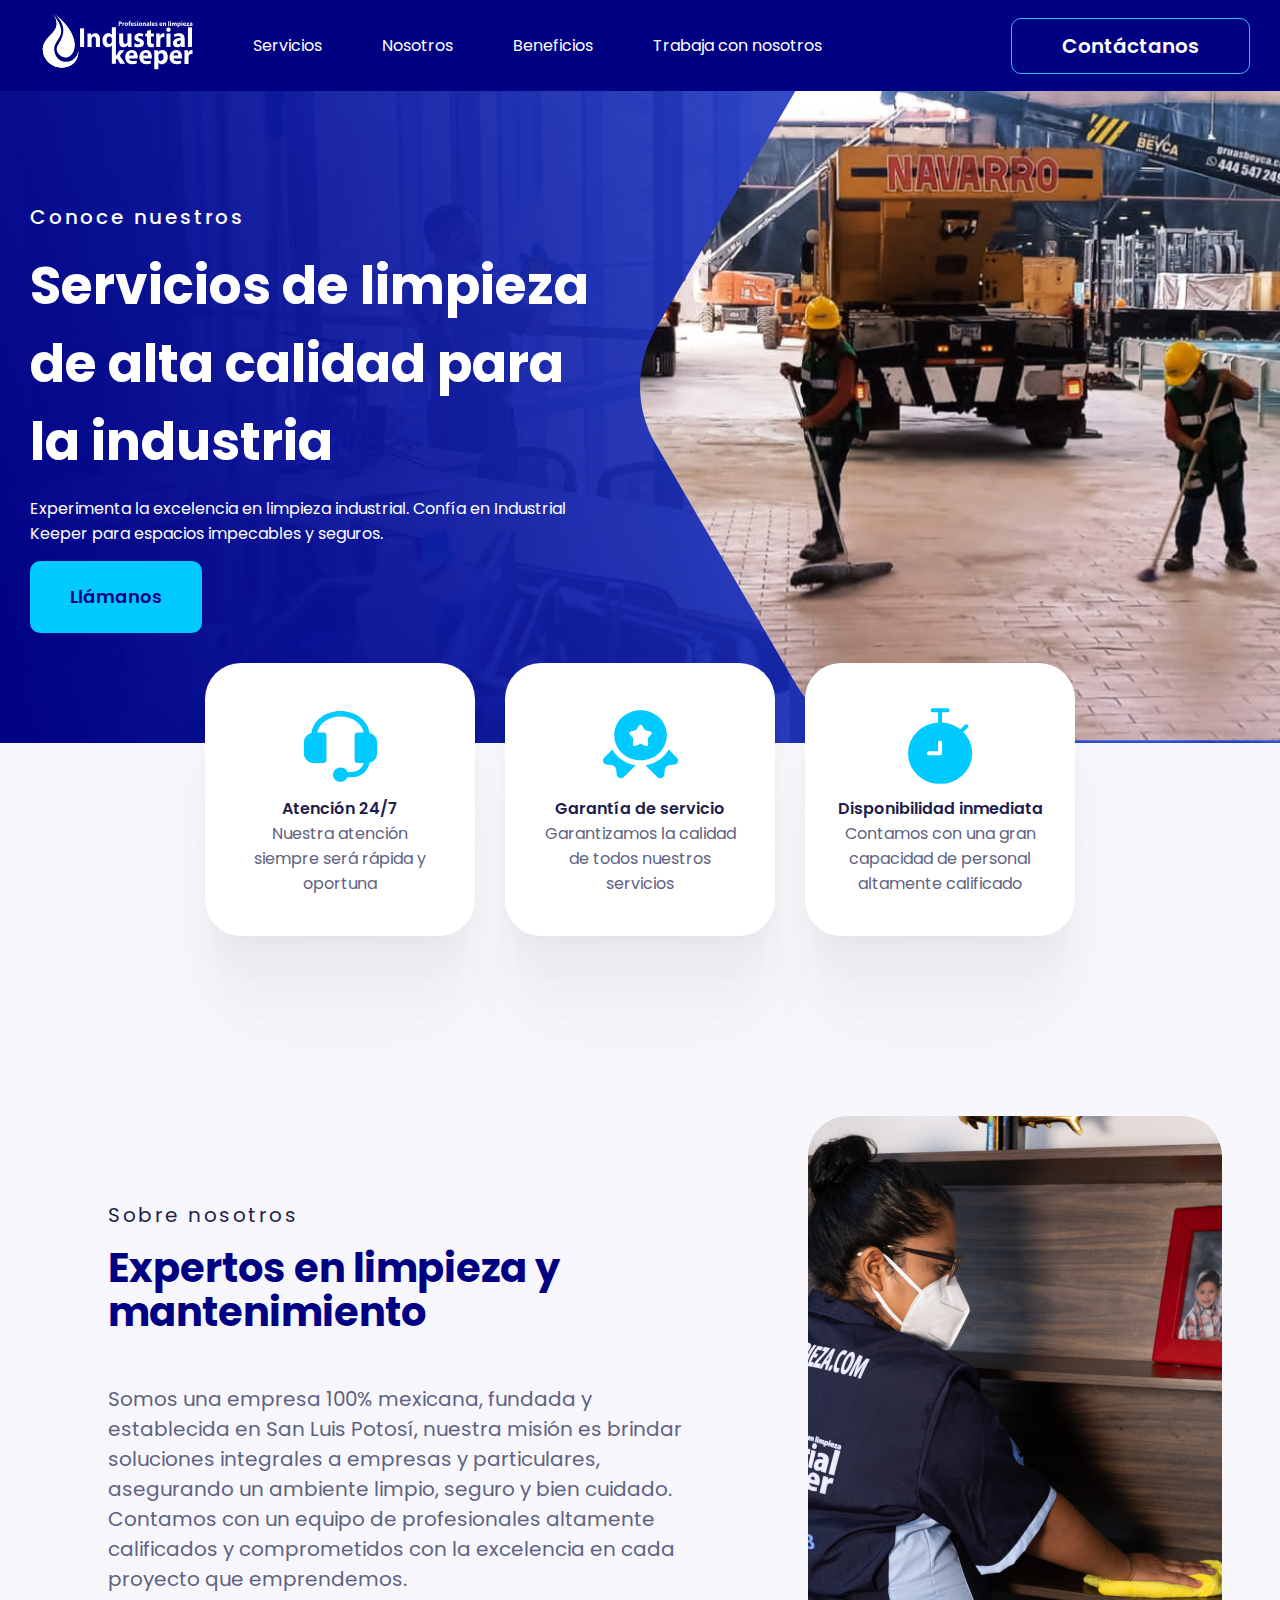
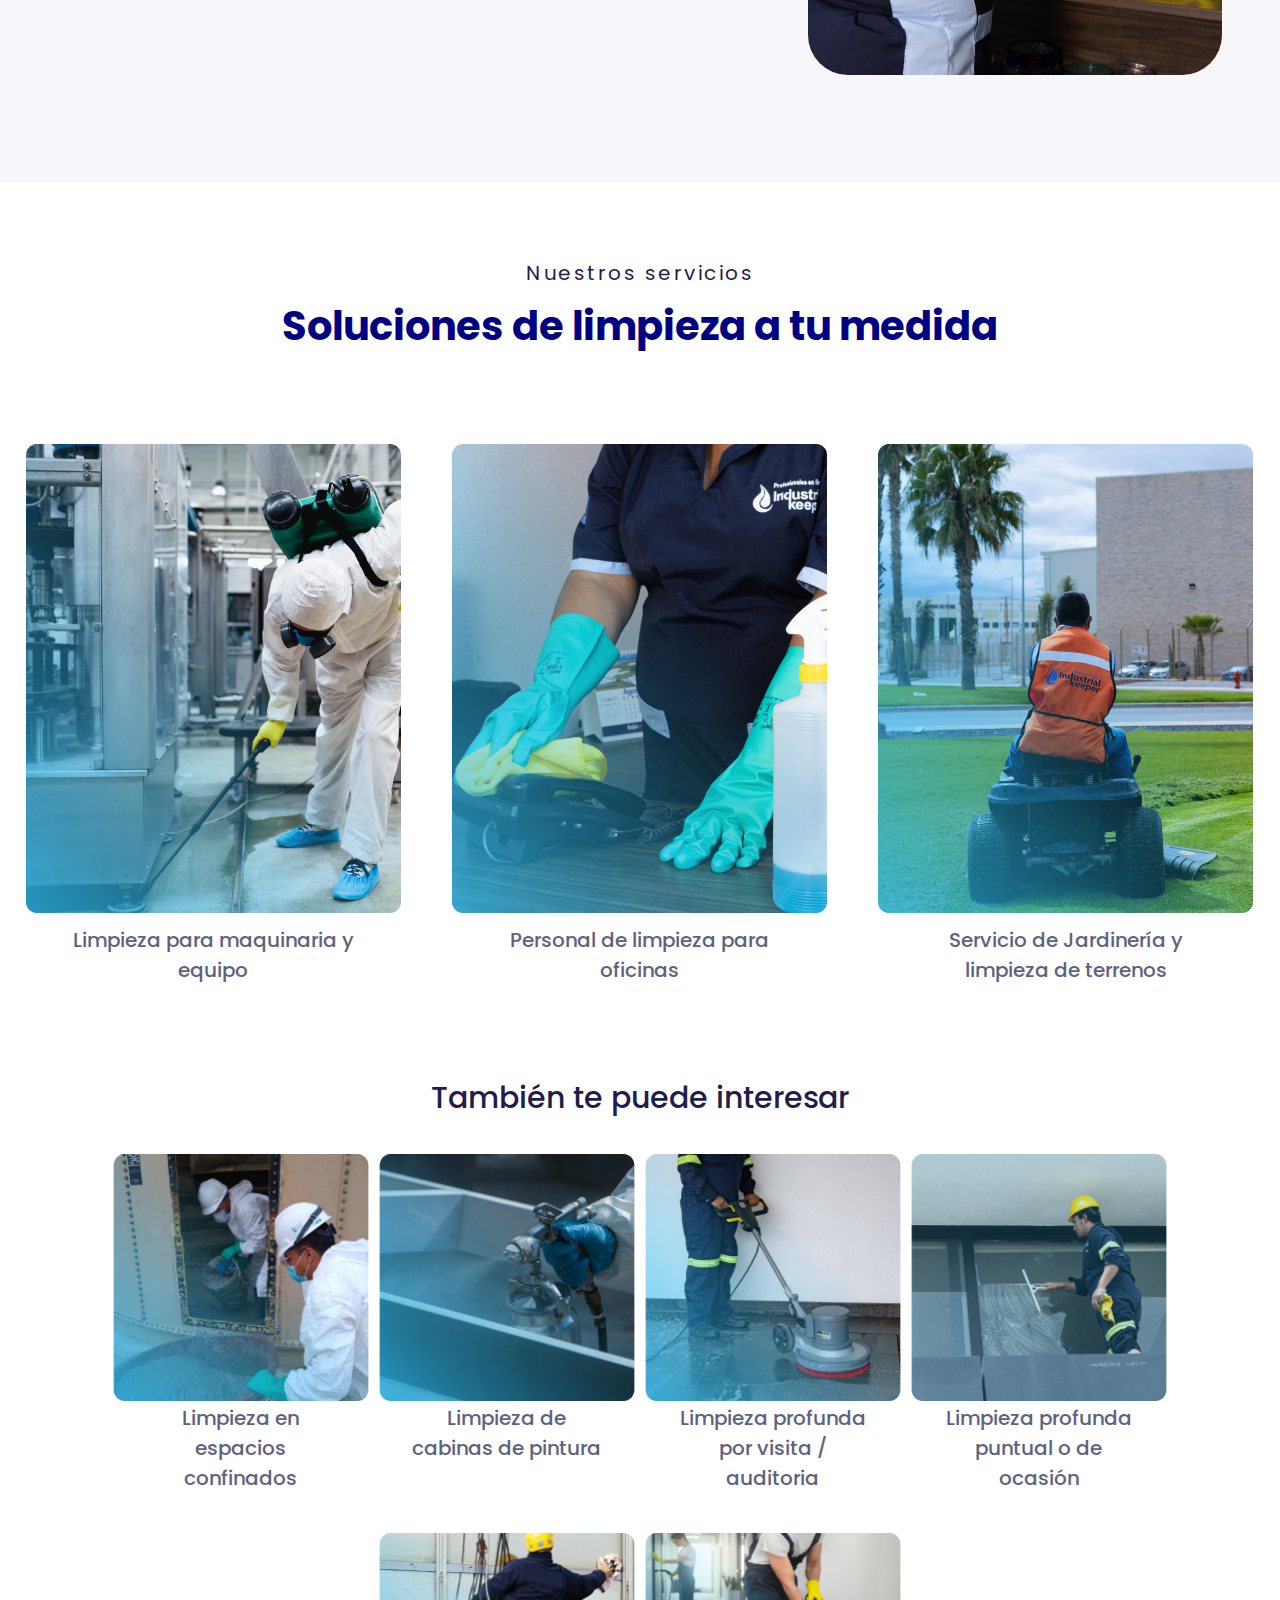
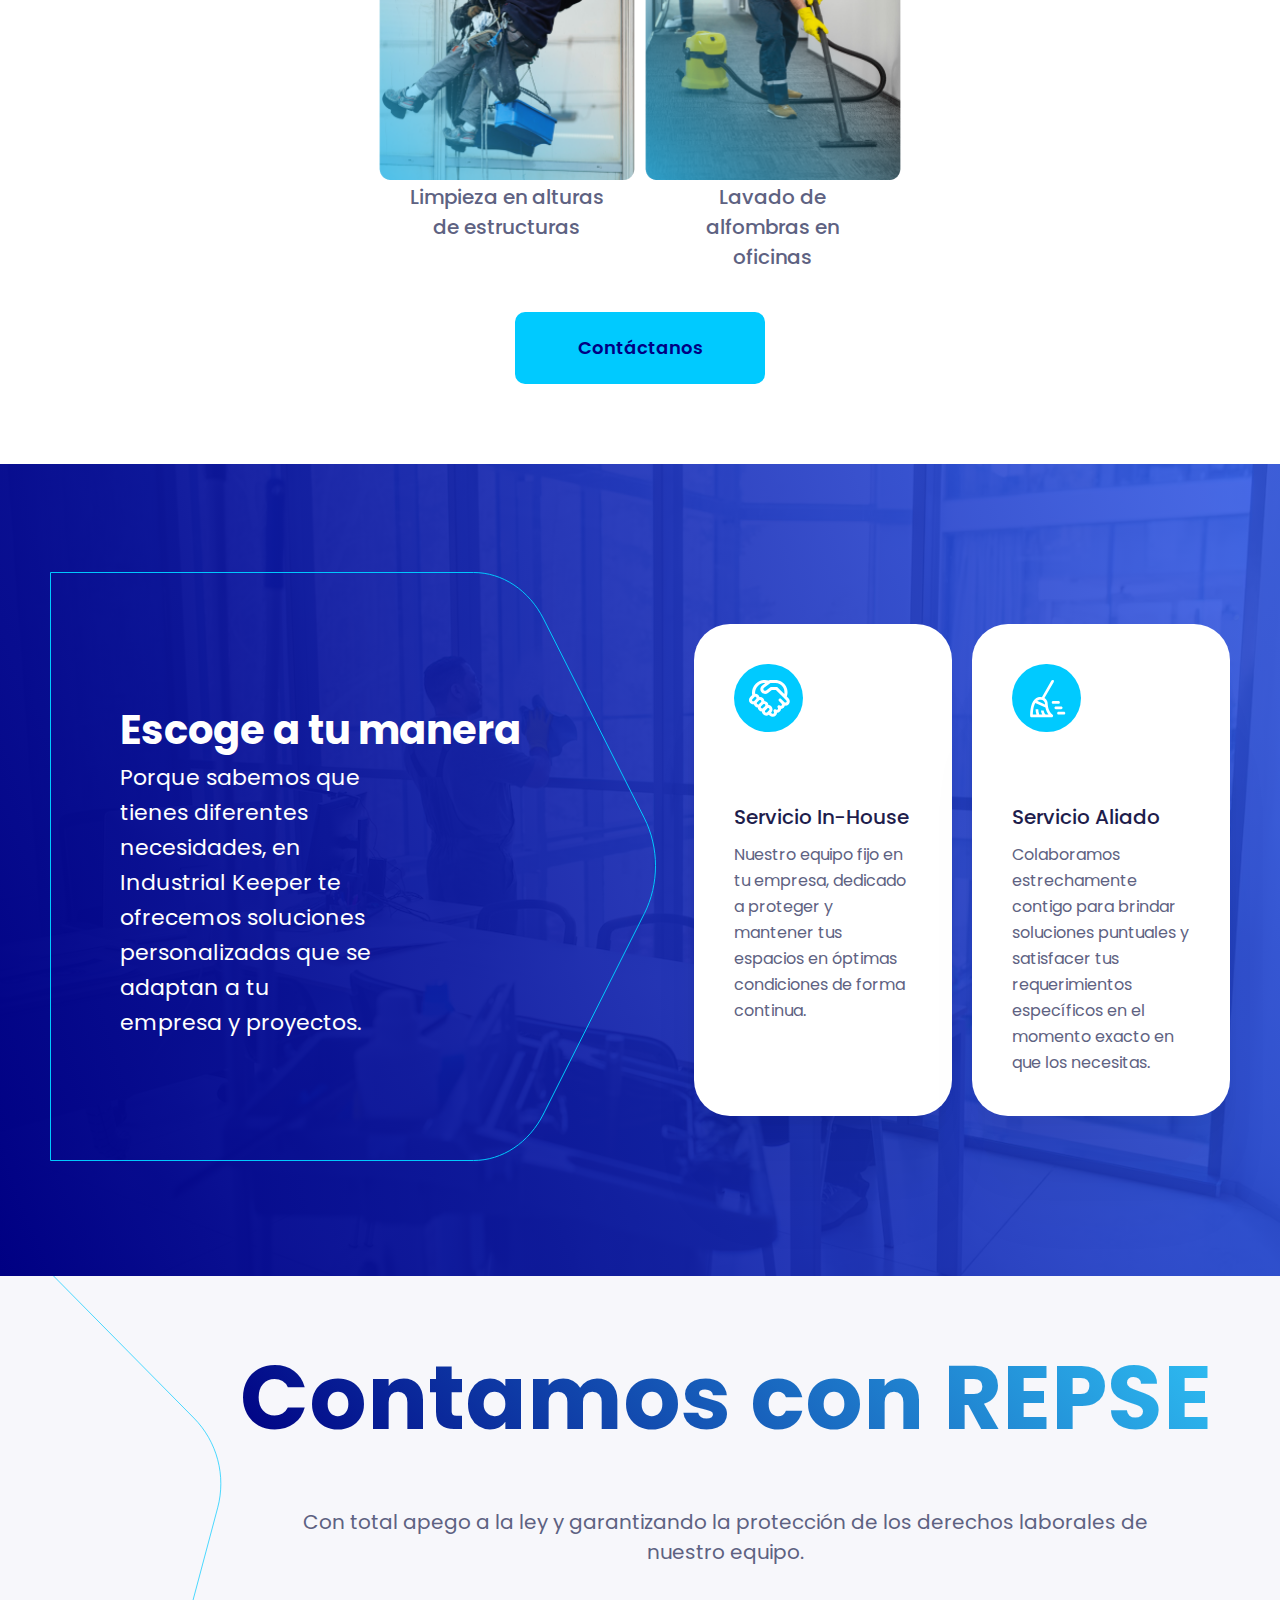
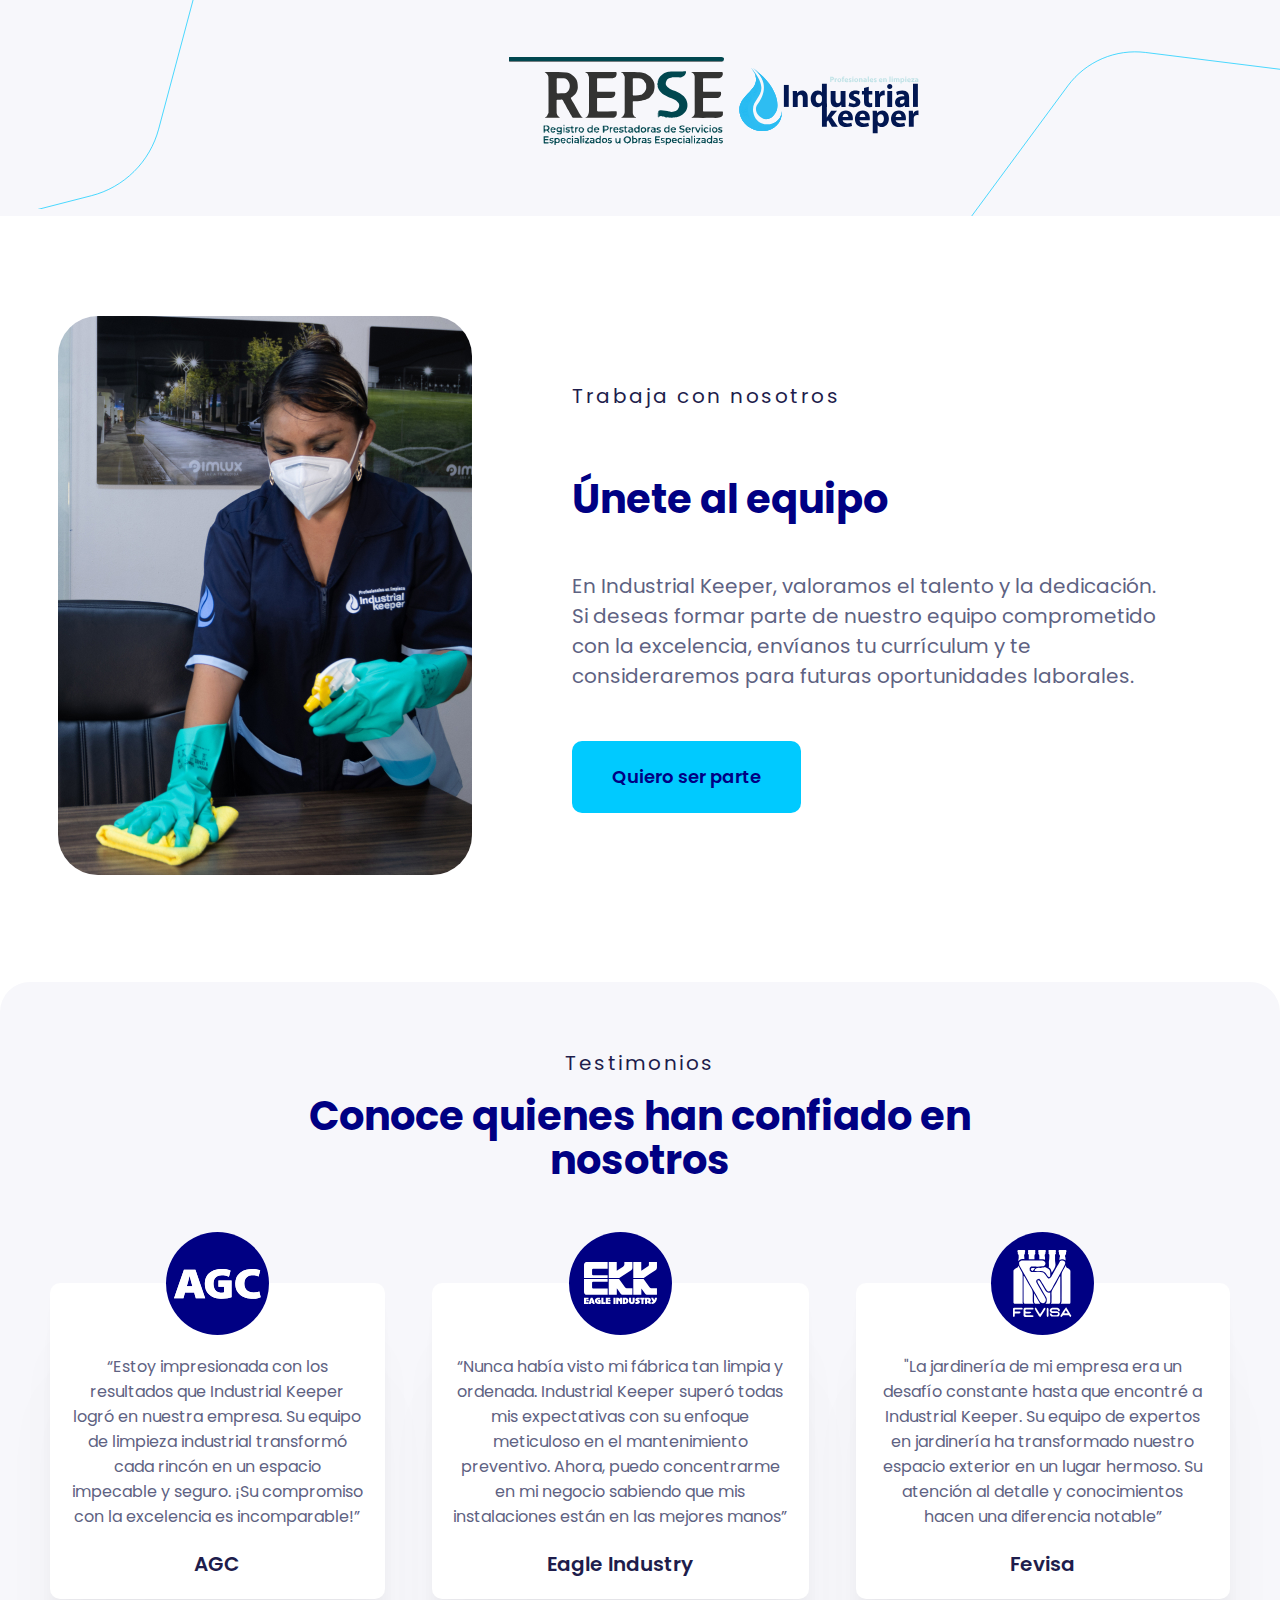
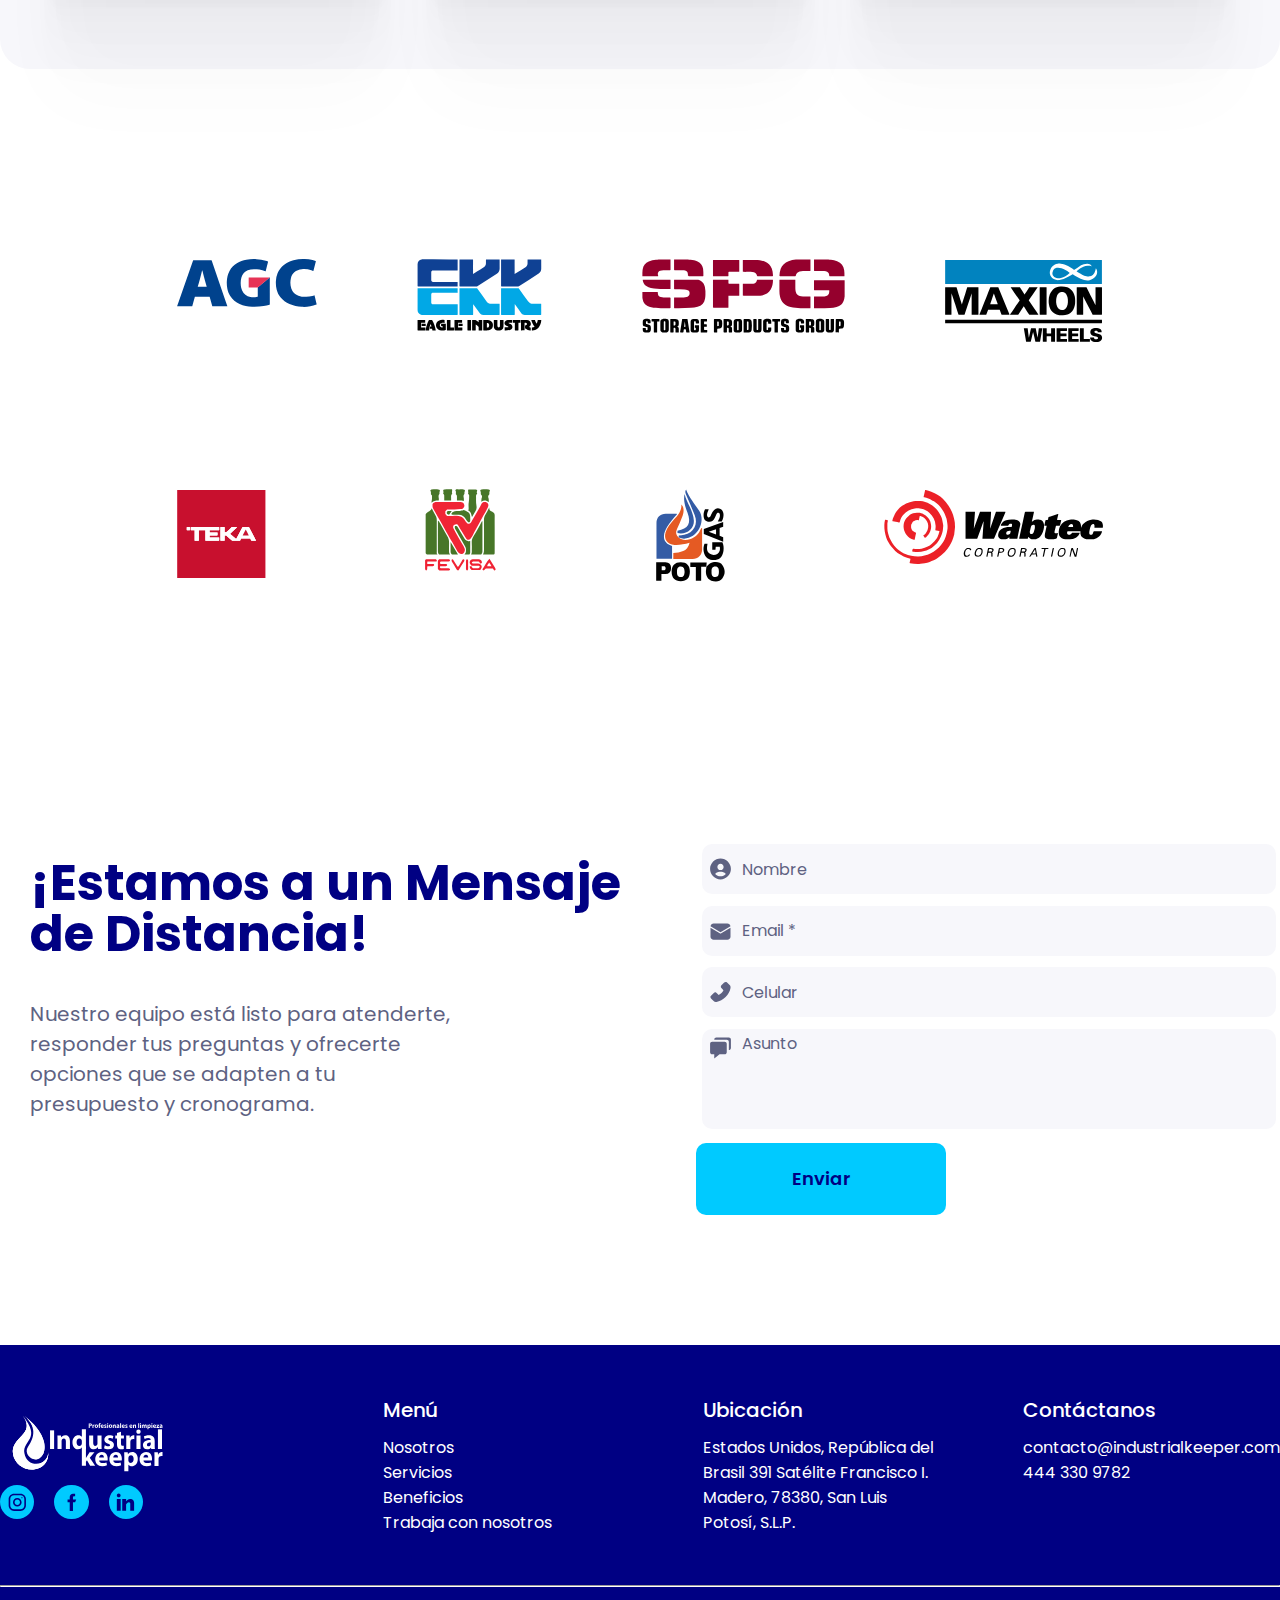
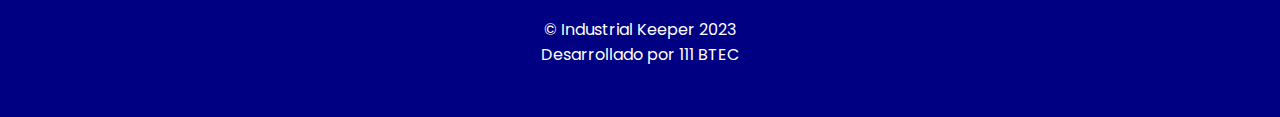
<file: index.html>
<!DOCTYPE html>
<html lang="en">

<head>
    <meta charset="UTF-8">
    <meta name="viewport" content="width=device-width, initial-scale=1.0">
    <title>Industrial Keeper</title>
    <!-- HOJAS DE ESTILOS -->
    <link rel="stylesheet" href="./css/styles.css">
</head>

<body>
    <!-- HEADER NAVBAR-->
    <header class="Header">
        <div class="Header__container Container">
            <!--  LOGO EMPRESA -->
            <div class="Header__logo">
                <img src="./img/LOGO INDUSTRIAL KEEPER 2023-04 2.svg" alt="Imagen Logo de la empresa">
            </div>
            <!-- ITEMS DEL NAVBAR  -->
            <div class="Header__nav">
                <nav>
                    <ul class="Header__nav-list">
                        <li><a href="#We__Services" class="Header__nav-item">Servicios</a></li>
                        <li><a href="#We" class="Header__nav-item">Nosotros</a></li>
                        <li><a href="#" class="Header__nav-item">Beneficios</a></li>
                        <li><a href="#JoinTheTeam" class="Header__nav-item">Trabaja con nosotros</a></li>
                    </ul>
                </nav>
            </div>
            <!-- BOTON DEL NAVBAR  -->
            <div class="Header__contact">
                <a href="#Contact"><input type="submit" class="ContactMeButton" value="Contáctanos"></a>
            </div>
        </div>
    </header>
    <!-- HERO, PRIMERA SECCION AL ABRIR LA PAGINA WEB -->
    <div id="Hero" class="Hero">
        <!-- OVERLAY DE FONDO PARA EL HERO -->
        <div class="Hero__overlay">
            <img src="./img/Liempieza escoge tu manera.png" width="100%" height="100%"
                alt="Imagen de fondo de limpieza">
        </div>
        <!-- CONTENIDO DEL HERO -->
        <div class="Hero__content-overlay">
            <div class="Hero__Container Container">
                <div class="Hero__content">
                    <h4 class="Hero__content-title">Conoce nuestros</h4>
                    <h1>Servicios de limpieza de alta calidad para la industria</h1>
                    <p>
                        Experimenta la excelencia en limpieza industrial. Confía en Industrial Keeper para espacios
                        impecables y seguros.
                    </p>
                    <!-- BOTON DEL HERO PARA REDIRIGIR A CONTACTANOS-->
                    <div>
                        <a href="#Footer"><input type="submit" class="AppButton" value="Llámanos"></a>
                    </div>
                </div>
                <!-- IMAGEN DEL HERO -->
                <div class="Hero__image">
                    <img src="./img/imagen-hero.svg" width="100%" height="100%" alt="Imagen de limpieza de maquinaria">
                </div>
            </div>
        </div>
    </div>
    <!-- MAIN, TODO EL CONTENIDO PRINCIPAL DE LA PAGINA WEB -->
    <main>
        <!-- BLOQUE CONTAINER PARA AJUSTAR EL CONTENIDO A UN TAMAÑO FIJO DENTRO DE LA PAGINA WEB -->
        <div class="Container-important">
            <!-- SECCION DE SERVICIOS -->
            <div class="Services">
                <!-- CADA SERVICIO TIENE ICONO Y CONTENIDO -->
                <div class="Service">
                    <!-- ICONO -->
                    <div class="Service__icon">
                        <img src="./img/basil_headset-solid.svg" alt="Imagen de audifonos">
                    </div>
                    <!-- CONTENIDO -->
                    <div class="Service__info">
                        <h6 class="Service__info-title">Atención 24/7</h6>
                        <p class="Service__info-description">
                            Nuestra atención siempre será rápida y oportuna
                        </p>
                    </div>
                </div>
                <div class="Service">
                    <!-- ICONO -->
                    <div class="Service__icon">
                        <img src="./img/solar_medal-ribbons-star-bold.svg" alt="Imagen de una medalla">
                    </div>
                    <!-- CONTENIDO -->
                    <div class="Service__info">
                        <h6 class="Service__info-title">Garantía de servicio</h6>
                        <p class="Service__info-description">
                            Garantizamos la calidad de todos nuestros servicios
                        </p>
                    </div>
                </div>
                <div class="Service">
                    <!-- ICONO -->
                    <div class="Service__icon">
                        <img src="./img/icon-park-solid_timer.svg" alt="Imagen de un reloj">
                    </div>
                    <!-- CONTENIDO -->
                    <div class="Service__info">
                        <h6 class="Service__info-title">Disponibilidad inmediata</h6>
                        <p class="Service__info-description">
                            Contamos con una gran capacidad de personal altamente calificado
                        </p>
                    </div>
                </div>
            </div>
            <!-- SECCION SOBRE NOSOTROS -->
            <div id="We" class="We Container">
                <!-- INFORMACION DE LA SECCION -->
                <div class="We__info">
                    <div class="Title">
                        <h4 class="Title-subtext">Sobre nosotros</h4>
                        <h2 class="Title-text">Expertos en limpieza y mantenimiento</h2>
                    </div>
                    <p class="Text">
                        Somos una empresa 100% mexicana, fundada y establecida en San Luis Potosí, nuestra misión es
                        brindar
                        soluciones integrales a
                        empresas y particulares, asegurando un ambiente limpio, seguro y bien cuidado. Contamos con un
                        equipo de profesionales
                        altamente calificados y comprometidos con la excelencia en cada proyecto que emprendemos.
                    </p>
                </div>
                <!-- IMAGEN DE LA SECCION -->
                <div class="We__img">
                    <img src="./img/Limpieza conoce nuestros.png" alt="Imagen de una persona limpiando mesas">
                </div>
            </div>
        </div>
        <!-- SECCION NUESTROS SERVICIOS -->
        <div id="We__Services" class="Container">
            <div class="We__Services">
                <div class="We__Services-common">
                    <!-- TITULO SECCION -->
                    <div class="Title Title-center">
                        <h4 class="Title-subtext">Nuestros servicios</h4>
                        <h2 class="Title-text">Soluciones de limpieza a tu medida</h2>
                    </div>
                    <!-- SERVICIOS, CADA SERVICIO TIENE IMAGEN E INFO -->
                    <div class="We__Services-box-imgs">
                        <div class="We__Services-box">
                            <!-- IMAGEN -->
                            <div class="We__Services-box-img">
                                <img src="./img/Limpieza para maquinaria y equipo.png"
                                    alt="limpieza maquinaria y equipo">
                            </div>
                            <!-- INFORMACION -->
                            <div class="We__Services-box-info">
                                <p class="We__Services-text-info">Limpieza para maquinaria y equipo</p>
                            </div>
                        </div>
                        <div class="We__Services-box">
                            <!-- IMAGEN -->
                            <div class="We__Services-box-img">
                                <img src="./img/Personal de limpieza para oficinas.png"
                                    alt="Personal de limpieza para oficinas">
                            </div>
                            <!-- INFORMACION -->
                            <div class="We__Services-box-info">
                                <p class="We__Services-text-info">Personal de limpieza para oficinas</p>
                            </div>
                        </div>
                        <div class="We__Services-box">
                            <!-- IMAGEN -->
                            <div class="We__Services-box-img">
                                <img src="./img/servicio de jardineria y limpieza de terrenos.png"
                                    alt="servicio de jardineria y limpieza de terrenos">
                            </div>
                            <!-- INFORMACION -->
                            <div class="We__Services-box-info">
                                <p class="We__Services-text-info">Servicio de Jardinería y limpieza de terrenos</p>
                            </div>
                        </div>
                    </div>
                </div>
                <!-- SECCION TAMBIEN TE PUEDE INTERESAR -->
                <div class="We__Services-interest">
                    <!-- TITULO SECCION -->
                    <h3 class="We__Services-title-subtext">También te puede interesar</h3>
                    <!-- CADA SERVICIO TIENE IMAGEN E INFO -->
                    <div class="We__Services-box-imgs-interest">

                        <div class="We__Services-box-interest">
                            <!-- IMAGEN -->
                            <div>
                                <img class="We__Services-box-img" src="./img/Limpieza espacios confinados.png"
                                    alt="Limpieza espacios confinados">
                            </div>
                            <!-- INFORMACION -->
                            <div class="We__Services-box-info">
                                <p class="We__Services-text-info">Limpieza en espacios confinados</p>
                            </div>
                        </div>
                        <div class="We__Services-box-interest">
                            <!-- IMAGEN -->
                            <div>
                                <img class="We__Services-box-img" src="./img/Limpieza cabinas de pintura.png"
                                    alt="Limpieza cabinas de pintura">
                            </div>
                            <!-- INFORMACION -->
                            <div class="We__Services-box-info">
                                <p class="We__Services-text-info">Limpieza de cabinas de pintura</p>
                            </div>
                        </div>
                        <div class="We__Services-box-interest">
                            <!-- IMAGEN -->
                            <div>
                                <img class="We__Services-box-img" src="./img/Limpieza profunda auditoria.png"
                                    alt="Limpieza profunda auditoria">
                            </div>
                            <!-- INFORMACION -->
                            <div class="We__Services-box-info">
                                <p class="We__Services-text-info">Limpieza profunda por visita / auditoria</p>
                            </div>
                        </div>
                        <div class="We__Services-box-interest">
                            <!-- IMAGEN -->
                            <div>
                                <img class="We__Services-box-img" src="./img/Limpieza profunda de ocasion.png"
                                    alt="Limpieza profunda de ocasion">
                            </div>
                            <!-- INFORMACION -->
                            <div class="We__Services-box-info">
                                <p class="We__Services-text-info">Limpieza profunda puntual o de ocasión</p>
                            </div>
                        </div>
                        <div class="We__Services-box-interest">
                            <!-- IMAGEN -->
                            <div>
                                <img class="We__Services-box-img" src="./img/Limpieza en alturas.png"
                                    alt="Limpieza en alturas">
                            </div>
                            <!-- INFORMACION -->
                            <div class="We__Services-box-info">
                                <p class="We__Services-text-info">Limpieza en alturas de estructuras</p>
                            </div>
                        </div>
                        <div class="We__Services-box-interest">
                            <!-- IMAGEN -->
                            <div>
                                <img class="We__Services-box-img" src="./img/Lavado alfombras de oficina.png"
                                    alt="Lavado alfombras de oficina">
                            </div>
                            <!-- INFORMACION -->
                            <div class="We__Services-box-info">
                                <p class="We__Services-text-info">Lavado de alfombras en oficinas</p>
                            </div>
                        </div>
                    </div>
                    <!-- BOTON DE LA SECCION SERVICIOS PARA REDIRIGIR AL FOOTER -->
                    <div class="Title-center">
                        <a href="#Footer"><input type="submit" class="AppButton AppButton--large"
                                value="Contáctanos"></a>
                    </div>
                </div>
            </div>
        </div>
        <!-- SECCION ESCOGE TU MANERA -->
        <div class="ChooseYour">
            <div class="Hero">
                <!-- OVERLAY DE FONDO PARA LA SECCION ESCOGE TU MANERA -->
                <div class="Hero__overlay">
                    <img src="./img/Liempieza escoge tu manera.png" width="100%" height="100%"
                        alt="Imagen de fondo de limpieza">
                </div>
                <div class="Hero__content-overlay">
                    <div class="Hero__Container Container">
                        <div class="Choose__your-shape">
                            <!-- CONTENIDO ESCOGE TU MANERA ENCIMA DEL OVERLAY -->
                            <div class="Choose__your-shape-information">
                                <!-- VECTOR DE DISEÑO -->
                                <div class="Choose__your-shape-vector">
                                    <svg class="Choose__your-shape-vector-max-content"
                                        xmlns="http://www.w3.org/2000/svg" width="606" height="589"
                                        viewBox="0 0 606 589" fill="none">
                                        <path
                                            d="M493.575 541.799L494.022 542.024L493.575 541.799L594.404 341.459C601.685 326.982 605.517 310.509 605.5 293.735C605.483 276.961 601.619 260.498 594.308 246.041L493.604 47.0105C486.431 32.8367 476.2 21.0943 463.929 12.9397C451.659 4.78561 437.775 0.500117 423.651 0.499982L0.500061 0.499982L0.500017 588.5L423.527 588.5C437.684 588.501 451.599 584.197 463.889 576.007C476.179 567.817 486.417 556.026 493.575 541.799Z"
                                            stroke="#00CAFF" />
                                    </svg>
                                </div>
                                <!-- TITULO Y TEXTO -->
                                <div class="Choose__your-shape-information-text">
                                    <h2 class="Choose__your-shape-title">Escoge a tu manera</h2>
                                    <p class="Choose__your-shape-text text-lg">
                                        Porque sabemos que tienes diferentes necesidades, en Industrial Keeper te
                                        ofrecemos
                                        soluciones
                                        personalizadas que se adaptan a tu empresa y proyectos.
                                    </p>
                                </div>
                            </div>

                            <!-- CAJAS CON CADA UNA DE LAS FORMAS POSIBLES DE SELECCIONAR -->
                            <div class="Choose__your-shape-type">
                                <!-- CADA CAJA TIENE LOGO, TITULO E INFORMACION -->
                                <div class="Choose__your-shape-service">
                                    <!-- LOGO -->
                                    <div class="Choose__your-shape-logo">
                                        <svg width="50" height="50" viewBox="0 0 44 44" fill="none"
                                            xmlns="http://www.w3.org/2000/svg">
                                            <g id="Handshake / undefined">
                                                <path id="Vector"
                                                    d="M22.7838 6.07422C22.3616 6.07422 21.9846 6.26789 21.7369 6.57121L21.6341 6.64906C17.7716 5.47814 13.4017 6.41031 10.3469 9.44557C7.62964 12.1454 6.58709 15.8791 7.21921 19.3722L7.19216 19.3989L5.46812 21.112C3.96896 22.6015 3.96896 25.0165 5.46812 26.5061C6.34884 27.3812 7.55107 27.7421 8.69703 27.589C8.86589 28.2128 9.19665 28.8022 9.68929 29.2917C10.3589 29.9571 11.2143 30.3251 12.0895 30.3962C12.1609 31.2661 12.5314 32.1162 13.2011 32.7816C13.9017 33.4776 14.8056 33.8485 15.7227 33.894C15.7687 34.8051 16.1419 35.703 16.8423 36.399C18.2117 37.7596 20.3585 37.8773 21.8623 36.752L22.5585 37.4439C24.065 38.9407 26.5073 38.9407 28.0139 37.4439C28.681 36.7809 29.0526 35.9357 29.1288 35.0699C29.9986 34.9958 30.8479 34.6282 31.5138 33.9665C32.1815 33.3031 32.5517 32.4568 32.625 31.5903C33.4834 31.5101 34.3199 31.1434 34.9776 30.4897C35.4931 29.9776 35.8313 29.3562 35.9924 28.7006C37.1212 28.8344 38.2983 28.4711 39.1645 27.6105C40.6637 26.1209 40.6637 23.7058 39.1645 22.2164L37.6632 20.7246L37.9717 19.5241C38.6423 16.9135 38.3051 14.1484 37.027 11.7736C35.1402 8.26751 31.4672 6.08324 27.4744 6.08324H24.5804C24.457 6.07725 24.3331 6.07422 24.2084 6.07422H22.7838ZM28.051 14.9815L34.2899 21.1805L34.2969 21.1879L34.3208 21.2123L37.2478 24.1206C37.6886 24.5585 37.6886 25.2683 37.2478 25.706C36.8072 26.1439 36.0929 26.1439 35.6521 25.706L32.7251 22.7978C32.1959 22.272 31.3378 22.272 30.8086 22.7978L30.7793 22.827C30.2499 23.3527 30.2499 24.2054 30.7793 24.7312L33.0611 26.9984C33.502 27.4367 33.502 28.1472 33.0611 28.5855C32.659 28.9848 32.0272 29.0208 31.5859 28.6908C31.0442 28.2859 30.2848 28.3409 29.8079 28.8195C29.3311 29.2982 29.2834 30.0533 29.6964 30.5872C30.0357 31.0261 30.002 31.66 29.5973 32.062C29.1891 32.4677 28.5445 32.4983 28.1023 32.1524C27.5643 31.7315 26.7946 31.7756 26.3088 32.2553C25.8228 32.735 25.7737 33.4994 26.1939 34.0367C26.5428 34.4827 26.5098 35.1295 26.0972 35.5395C25.6492 35.9845 24.9231 35.9845 24.4752 35.5395L23.8057 34.8743L23.9951 34.6859C25.4943 33.1962 25.4943 30.7813 23.9951 29.2917C23.2946 28.5957 22.3908 28.2249 21.4736 28.1793C21.4277 27.2682 21.0545 26.3703 20.3541 25.6745C19.6845 25.0091 18.8291 24.641 17.9539 24.57C17.8825 23.7002 17.512 22.85 16.8423 22.1845C15.9615 21.3094 14.7593 20.9485 13.6133 21.1016C13.4445 20.4778 13.1137 19.8884 12.6211 19.3989C11.8441 18.6269 10.817 18.255 9.79905 18.2832C9.53463 15.8106 10.3561 13.2451 12.2635 11.3499C14.0363 9.58844 16.3919 8.75907 18.7136 8.86176L16.0164 10.9053C14.1722 12.3025 13.8169 14.9274 15.2233 16.7646C16.6266 18.5977 19.2531 18.9533 21.093 17.5591L24.4952 14.9815H28.051ZM17.648 13.0588L23.3008 8.77605H24.2084C24.2976 8.77605 24.386 8.77845 24.4737 8.78315C24.4977 8.78443 24.5218 8.78508 24.546 8.78508H27.4744C30.4792 8.78508 33.2351 10.4289 34.6479 13.054C35.539 14.7098 35.8186 16.6176 35.4473 18.449L29.6616 12.6914C29.4071 12.4283 29.0566 12.2797 28.6906 12.2797H24.0413C23.7466 12.2797 23.4602 12.3759 23.2253 12.5538L19.4615 15.4055C18.8065 15.9017 17.8681 15.7747 17.3687 15.1223C16.8725 14.4741 16.9973 13.5518 17.648 13.0588ZM11.6059 27.3873C11.3035 27.0869 11.2086 26.6582 11.3213 26.2774C11.3728 26.1032 11.4677 25.9391 11.6059 25.8019L13.33 24.0889C13.7706 23.651 14.485 23.651 14.9257 24.0889C15.3613 24.5217 15.3662 25.2204 14.9406 25.6592L14.9252 25.6745L13.2011 27.3875L13.1863 27.4023C13.0513 27.5316 12.8918 27.6207 12.7231 27.6701C12.3397 27.7821 11.9083 27.6879 11.6059 27.3873ZM10.721 21.3201C10.857 21.4607 10.9488 21.6281 10.9964 21.8048C11.0973 22.1791 11 22.5951 10.7045 22.8887L8.98043 24.6017C8.53978 25.0396 7.82536 25.0396 7.38473 24.6017C6.94408 24.164 6.94408 23.4541 7.38473 23.0163L9.10877 21.3033C9.54942 20.8654 10.2638 20.8654 10.7045 21.3033L10.721 21.3201ZM20.3545 34.4946C20.2162 34.6322 20.0506 34.7266 19.875 34.7775C19.4921 34.8892 19.061 34.7948 18.7588 34.4946C18.4567 34.1943 18.3617 33.7662 18.474 33.3856C18.5255 33.211 18.6204 33.0467 18.7588 32.9091L20.4829 31.196C20.9235 30.7583 21.6381 30.7583 22.0786 31.196C22.5192 31.6339 22.5192 32.3437 22.0786 32.7816L20.3545 34.4946ZM16.7135 30.8774C16.5754 31.0146 16.4104 31.1088 16.2353 31.16C15.8519 31.2722 15.4203 31.178 15.1178 30.8774C14.8152 30.5767 14.7204 30.1479 14.8333 29.7669C14.883 29.5992 14.9728 29.4411 15.1028 29.3069L15.1182 29.2917L16.8423 27.5788L16.8571 27.5638C17.2988 27.1411 18.0019 27.1459 18.4375 27.5788C18.8782 28.0166 18.8782 28.7265 18.4375 29.1642L16.7135 30.8774Z"
                                                    fill="white" />
                                            </g>
                                        </svg>
                                    </div>
                                    <!-- TITULO -->
                                    <h4 class="Choose__your-shape-title-service">Servicio In-House</h4>
                                    <!-- INFORMACION -->
                                    <p class="Choose__your-shape-text-service">
                                        Nuestro equipo fijo en tu empresa, dedicado a proteger y mantener tus espacios
                                        en
                                        óptimas condiciones de forma continua.
                                    </p>
                                </div>
                                <div class="Choose__your-shape-service">
                                    <!-- LOGO -->
                                    <div class="Choose__your-shape-logo">
                                        <svg width="44" height="44" viewBox="0 0 44 44" fill="none"
                                            xmlns="http://www.w3.org/2000/svg">
                                            <g id="carbon:clean">
                                                <path id="Vector"
                                                    d="M35.8575 26.4012C35.8575 27.1473 35.2526 27.7521 34.5065 27.7521H29.1029C28.3568 27.7521 27.752 27.1473 27.752 26.4012C27.752 25.6551 28.3568 25.0503 29.1029 25.0503H34.5065C35.2526 25.0503 35.8575 25.6551 35.8575 26.4012ZM41.2611 37.2086C41.2611 37.9546 40.6563 38.5595 39.9102 38.5595H34.5065C33.7605 38.5595 33.1556 37.9546 33.1556 37.2086C33.1556 36.4625 33.7604 35.8576 34.5065 35.8576H39.9102C40.6563 35.8576 41.2611 36.4625 41.2611 37.2086ZM38.5593 31.8049C38.5593 32.551 37.9545 33.1558 37.2084 33.1558H31.8047C31.0586 33.1558 30.4538 32.551 30.4538 31.8049C30.4538 31.0588 31.0586 30.454 31.8047 30.454H37.2084C37.9545 30.454 38.5593 31.0588 38.5593 31.8049Z"
                                                    fill="white" />
                                                <path id="Vector_2"
                                                    d="M23.7052 27.7521C23.6957 26.6122 23.3916 25.4941 22.8226 24.5064C22.2536 23.5186 21.4389 22.6947 20.4576 22.1147L29.7816 5.95474C30.154 5.30937 29.933 4.48434 29.288 4.11147C28.6423 3.73823 27.8162 3.95937 27.4434 4.60529L17.8827 21.1677C16.6265 20.8871 15.32 20.9259 14.0826 21.2806C12.8453 21.6353 11.7166 22.2946 10.7999 23.1981C5.74202 28.0763 6.13379 39.4807 6.1527 39.9644C6.16666 40.3132 6.31513 40.6431 6.56698 40.8849C6.81883 41.1266 7.1545 41.2615 7.50362 41.2612H27.7552C28.0388 41.2612 28.3151 41.172 28.5451 41.0062C28.7751 40.8405 28.9472 40.6065 29.0368 40.3375C29.1265 40.0685 29.1292 39.7782 29.0447 39.5075C28.9601 39.2369 28.7926 38.9997 28.5658 38.8296C23.7835 35.2415 23.7052 27.825 23.7052 27.7521ZM16.852 23.6953C17.9332 23.7071 18.9682 24.1354 19.7417 24.891C20.5152 25.6467 20.9675 26.6714 21.0047 27.7521C21.0047 27.8034 21.0074 28.0331 21.0277 28.3856L13.0572 24.8408C13.5823 24.4079 14.1881 24.0837 14.8396 23.887C15.491 23.6903 16.1751 23.6252 16.852 23.6953ZM21.6072 38.5594C20.5274 37.4599 19.8391 36.0359 19.6484 34.5066H16.9465C17.0433 35.9444 17.4924 37.3362 18.2542 38.5594H15.2511C14.6956 36.8062 14.3576 34.9914 14.2447 33.1557H11.5429C11.63 34.9859 11.9315 36.7995 12.4412 38.5594H8.84103C8.8829 36.0791 9.23279 30.5998 11.2767 27.005L21.4532 31.5306C21.9421 34.0694 22.9845 36.4692 24.5063 38.5594H21.6072Z"
                                                    fill="white" />
                                            </g>
                                        </svg>
                                    </div>
                                    <!-- TITULO -->
                                    <h4 class="Choose__your-shape-title-service">Servicio Aliado</h4>
                                    <!-- INFORMACION -->
                                    <p class="Choose__your-shape-text-service">
                                        Colaboramos estrechamente contigo para brindar soluciones puntuales y satisfacer
                                        tus
                                        requerimientos específicos en el momento exacto en que los necesitas.
                                    </p>
                                </div>
                            </div>
                        </div>
                    </div>
                </div>
            </div>
        </div>
        <!-- SECCION DE CONTAMOS CON APOYOS -->
        <div class="Container-important">

            <div class="Container">
                <div class="Container__information">
                    <div class="Container__text-information">
                        <!-- DISEÑO DEL VECTOR QUE VA A LA IZQUIERDA EN LA SECCION -->
                        <div class="Text__Information-vector-left">
                            <svg xmlns="http://www.w3.org/2000/svg" width="222" height="533" viewBox="0 0 222 533"
                                fill="none">
                                <path opacity="0.7"
                                    d="M-148.554 -204.61L-563.695 205.489L-221.372 552.019C-209.897 563.637 -195.576 572.044 -179.835 576.402C-164.093 580.76 -147.48 580.918 -131.648 576.861L91.3776 519.715C107.484 515.583 122.205 507.237 134.024 495.533C145.844 483.83 154.336 469.193 158.627 453.128L217.669 231.831C221.872 216.076 221.886 199.502 217.712 183.749C213.537 167.996 205.318 153.612 193.868 142.022L-148.554 -204.61Z"
                                    stroke="#00CAFF" />
                            </svg>
                        </div>
                        <!-- INFORMACION -->
                        <div class="Text__Information">
                            <!-- TITULO -->
                            <h1 class="Text__Information-title">Contamos con REPSE</h1>
                            <!-- TEXTO INFORMATIVO-->
                            <div class="Text__Information-text">
                                <p class="Text">Con total apego a la ley y garantizando la protección de los derechos
                                    laborales
                                    de
                                    nuestro equipo.</p>
                            </div>
                            <!-- LOGOS DE LOS APOYOS QUE TIENEN -->
                            <div class="Text__Information-imgs">
                                <img src="./img/repse-02 1.svg" alt="Logo compañia repse">
                                <img src="./img/LOGO INDUSTRIAL KEEPER 2023-04.svg"
                                    alt="Logo compañia industrial keeper">
                            </div>
                        </div>
                    </div>
                    <!-- DISEÑO DEL VECTOR QUE VA A LA DERECHA EN LA SECCION -->
                    <div class="Text__Information-vector-right">
                        <svg xmlns="http://www.w3.org/2000/svg" width="351" height="165" viewBox="0 0 351 165"
                            fill="none">
                            <path opacity="0.7"
                                d="M178.897 683.516L659.207 478.107L487.733 77.1453C481.988 63.71 472.821 52.0152 461.144 43.225C449.467 34.4348 435.687 28.8558 421.175 27.0434L216.622 1.47781C201.857 -0.363416 186.865 1.75931 173.187 7.6277C159.508 13.4961 147.639 22.8983 138.799 34.8671L17.0043 199.859C8.33931 211.598 2.89228 225.393 1.20284 239.877C-0.486591 254.361 1.64019 269.032 7.37245 282.436L178.897 683.516Z"
                                stroke="#00CAFF" />
                        </svg>
                    </div>
                </div>
            </div>
        </div>
        <!-- SECCION UNETE A NOSOTROS -->
        <div id="JoinTheTeam" class="Container">
            <div class="We JoinTheTeam">
                <!-- IMAGEN DE LA SECCION -->
                <div class="We__img">
                    <img src="./img/Trabaja con nosotros.jpg" alt="Imagen de una persona limpiando mesas">
                </div>
                <!-- INFORMACION DE LA SECCION, TITULO, SUBTITULO Y TEXTO INFORMATIVO -->
                <div class="We__info">
                    <h4 class="Title-subtext">Trabaja con nosotros</h4>
                    <h2 class="Title-text">Únete al equipo</h2>
                    <p class="Text">
                        En Industrial Keeper, valoramos el talento y la dedicación. Si deseas formar parte de nuestro
                        equipo
                        comprometido con la excelencia, envíanos tu currículum y te consideraremos para futuras
                        oportunidades laborales.
                    </p>
                    <!-- BOTON QUE REDIRECCIONA A LA SECCION CONTACTANOS -->
                    <a href="./views/trabaja_con_nosotros.html"><input type="submit" class="AppButton"
                            value="Quiero ser parte"></a>
                </div>
            </div>
            <!-- SECCION DE TESTIMONIOS -->
            <div class="Testimony">
                <!-- TITULO Y SUBTITULO DE LA SECCION -->
                <div class="Title-center">
                    <div class="Testimony__title-width">
                        <h4 class="Title-subtext">Testimonios</h4>
                        <h2 class="Title-text">Conoce quienes han confiado en nosotros</h2>
                    </div>
                </div>
                <!-- TESTIMONIOS -->
                <div class="Testimony__boxes">
                    <!-- CADA TESTIMONIO TIENE LOGO, TEXTO INFORMATIVO Y NOMBRE DE LA EMPRESA -->
                    <div class="TestimonyBox">
                        <!-- LOGO -->
                        <div class="TestimonyBox-logo">
                            <svg xmlns="http://www.w3.org/2000/svg" width="87" height="30" viewBox="0 0 87 30"
                                fill="none">
                                <path
                                    d="M31.1874 29.216C30.9167 28.4545 30.6573 27.6816 30.3942 26.915C27.413 18.2706 24.4394 9.62566 21.4734 0.980341C21.4263 0.843275 21.3615 0.82043 21.2331 0.82043C17.5366 0.82043 13.8406 0.82043 10.145 0.82043C10.0833 0.810475 10.0203 0.825129 9.96936 0.861225C9.91846 0.89732 9.88383 0.951959 9.87294 1.01334C6.84 9.72804 3.80325 18.4402 0.762684 27.1498C0.508456 27.877 0.254228 28.6042 0 29.3518H0.197027C3.19692 29.3518 6.19681 29.3518 9.1967 29.3518C9.35432 29.3518 9.40516 29.2997 9.45092 29.1601C9.95938 27.3034 10.4869 25.4492 11.0004 23.5924C11.036 23.4655 11.0805 23.4173 11.2242 23.4173C14.1452 23.4224 17.0659 23.4224 19.9861 23.4173C20.1565 23.4173 20.2124 23.4732 20.2556 23.628C20.773 25.4898 21.2992 27.3491 21.8204 29.2122C21.8483 29.3099 21.8839 29.3556 21.9996 29.3543C25.0334 29.3543 28.0676 29.3543 31.1022 29.3543C31.2027 29.3518 31.2294 29.3327 31.1874 29.216ZM18.1837 17.2633H13.0203C12.7737 17.2633 12.775 17.2633 12.8461 17.0196C13.2847 15.522 13.7461 14.0308 14.1529 12.5244C14.6206 10.7958 15.0427 9.05201 15.4799 7.31457C15.4876 7.28792 15.4965 7.26127 15.5015 7.23335C15.5143 7.16989 15.5257 7.11913 15.6147 7.1204C15.7037 7.12167 15.71 7.17497 15.7253 7.23843C15.9185 8.00879 16.1219 8.77788 16.3075 9.54951C16.9138 12.0649 17.6396 14.5474 18.3578 17.0374C18.4226 17.2633 18.4226 17.2633 18.1837 17.2633Z"
                                    fill="#FDFDFD" />
                                <path
                                    d="M57.5617 11.6255C57.5617 17.1082 57.5617 22.5913 57.5617 28.0748C57.5703 28.1281 57.5579 28.1828 57.5271 28.2273C57.4963 28.2717 57.4495 28.3026 57.3964 28.3134C56.197 28.7221 54.9633 29.0228 53.7101 29.2119C51.3503 29.5875 48.9594 29.732 46.5714 29.6434C43.874 29.5457 41.2669 29.0165 38.7996 27.8907C36.4112 26.8031 34.4256 25.2256 33.0007 23.0008C32.0985 21.5604 31.4782 19.9622 31.1728 18.291C30.8964 16.8181 30.7978 15.3175 30.8792 13.8211C30.9834 11.5697 31.4664 9.41218 32.5533 7.4133C33.6401 5.41442 35.2061 3.84451 37.1522 2.65787C38.9611 1.55626 40.9288 0.867124 42.9995 0.445772C45.0677 0.0408057 47.1807 -0.0872339 49.2827 0.0650327C51.2319 0.170037 53.1633 0.491848 55.041 1.0245C55.4999 1.15902 55.9549 1.31259 56.3998 1.49281C56.4964 1.53215 56.5193 1.56768 56.4914 1.67683C55.9888 3.64144 55.4906 5.60775 54.9965 7.57575C54.9647 7.70266 54.9279 7.68997 54.8313 7.64428C53.6415 7.08079 52.378 6.76731 51.0877 6.55029C49.9776 6.35862 48.8521 6.26983 47.7256 6.28504C46.3922 6.30789 45.0905 6.50587 43.8524 7.02622C41.8961 7.84735 40.625 9.29035 39.978 11.2943C39.5547 12.6117 39.4543 13.9684 39.5 15.3416C39.5483 16.7731 39.7784 18.1692 40.3809 19.484C41.3902 21.6872 43.119 22.9957 45.4655 23.5275C46.4557 23.7508 47.4548 23.7191 48.4565 23.6721C48.9592 23.6505 49.4595 23.5894 49.9526 23.4894C50.0492 23.4691 50.0937 23.4412 50.0924 23.3282C50.0924 21.4533 50.0924 19.5788 50.0924 17.7047C48.2874 17.7047 46.4811 17.7047 44.6748 17.7047C44.5007 17.7047 44.4537 17.6641 44.4537 17.4864C44.4613 15.5269 44.4613 13.5673 44.4537 11.6078C44.4537 11.4936 44.4537 11.4288 44.61 11.4288C48.8955 11.4288 53.1805 11.4288 57.4651 11.4288C57.4925 11.4306 57.5197 11.4348 57.5464 11.4415C57.5669 11.5006 57.5721 11.5639 57.5617 11.6255Z"
                                    fill="#FDFDFD" />
                                <path
                                    d="M86.5333 28.2818C85.289 28.7774 83.9978 29.1465 82.6792 29.3834C80.9342 29.695 79.1578 29.7952 77.3888 29.6816C74.7613 29.523 72.2127 29.0103 69.7912 27.9569C67.5946 27.0025 65.6828 25.6636 64.1867 23.7687C63.0573 22.33 62.2494 20.6665 61.8173 18.8902C61.3874 17.1214 61.2339 15.2968 61.3622 13.4812C61.4425 11.9293 61.769 10.4 62.3296 8.95037C63.1794 6.78183 64.6267 4.89774 66.504 3.51595C68.2416 2.21636 70.1903 1.35843 72.2724 0.786048C74.5362 0.172007 76.8823 -0.0849215 79.2256 0.024569C80.8771 0.0769843 82.52 0.285631 84.1322 0.647711C84.7704 0.795658 85.3974 0.988628 86.0084 1.22517C86.1355 1.2772 86.1812 1.32797 86.1355 1.47899C85.6397 3.42838 85.1529 5.3803 84.6622 7.33096C84.6508 7.37411 84.6355 7.41726 84.6177 7.4731C84.2275 7.26611 83.8216 7.09 83.4038 6.94641C81.4956 6.34368 79.4864 6.12539 77.493 6.30423C75.7312 6.50475 74.1067 7.0454 72.7631 8.25108C71.7243 9.19115 71.0039 10.4303 70.7013 11.797C70.1776 13.9825 70.1928 16.1654 70.9148 18.3064C71.6508 20.502 73.166 21.964 75.3257 22.7737C76.9032 23.3652 78.5417 23.5263 80.2132 23.4654C81.4748 23.4322 82.7285 23.2564 83.9504 22.9413C84.4132 22.8187 84.8654 22.6596 85.3029 22.4653C85.4592 23.1215 85.6143 23.7662 85.7681 24.4122C86.0579 25.6229 86.3452 26.835 86.6414 28.0457C86.6821 28.1777 86.6617 28.2297 86.5333 28.2818Z"
                                    fill="#FDFDFD" />
                                <path
                                    d="M31.1874 29.216C30.9167 28.4545 30.6573 27.6816 30.3942 26.915C27.413 18.2706 24.4394 9.62566 21.4734 0.980341C21.4263 0.843275 21.3615 0.82043 21.2331 0.82043C17.5366 0.82043 13.8406 0.82043 10.145 0.82043C10.0833 0.810475 10.0203 0.825129 9.96936 0.861225C9.91846 0.89732 9.88383 0.951959 9.87294 1.01334C6.84 9.72804 3.80325 18.4402 0.762684 27.1498C0.508456 27.877 0.254228 28.6042 0 29.3518H0.197027C3.19692 29.3518 6.19681 29.3518 9.1967 29.3518C9.35432 29.3518 9.40516 29.2997 9.45092 29.1601C9.95938 27.3034 10.4869 25.4492 11.0004 23.5924C11.036 23.4655 11.0805 23.4173 11.2242 23.4173C14.1452 23.4224 17.0659 23.4224 19.9861 23.4173C20.1565 23.4173 20.2124 23.4732 20.2556 23.628C20.773 25.4898 21.2992 27.3491 21.8204 29.2122C21.8483 29.3099 21.8839 29.3556 21.9996 29.3543C25.0334 29.3543 28.0676 29.3543 31.1022 29.3543C31.2027 29.3518 31.2294 29.3327 31.1874 29.216ZM18.1837 17.2633H13.0203C12.7737 17.2633 12.775 17.2633 12.8461 17.0196C13.2847 15.522 13.7461 14.0308 14.1529 12.5244C14.6206 10.7958 15.0427 9.05201 15.4799 7.31457C15.4876 7.28792 15.4965 7.26127 15.5015 7.23335C15.5143 7.16989 15.5257 7.11913 15.6147 7.1204C15.7037 7.12167 15.71 7.17497 15.7253 7.23843C15.9185 8.00879 16.1219 8.77788 16.3075 9.54951C16.9138 12.0649 17.6396 14.5474 18.3578 17.0374C18.4226 17.2633 18.4226 17.2633 18.1837 17.2633Z"
                                    fill="white" />
                                <path
                                    d="M57.5655 28.0748C57.5741 28.1281 57.5617 28.1828 57.5309 28.2273C57.5001 28.2717 57.4533 28.3026 57.4002 28.3134C56.2008 28.7221 54.9671 29.0228 53.7139 29.2119C51.3541 29.5875 48.9632 29.732 46.5752 29.6434C43.8778 29.5457 41.2707 29.0165 38.8035 27.8907C36.415 26.8031 34.4295 25.2256 33.0045 23.0008C32.101 21.5607 31.4794 19.9625 31.1728 18.291C30.8964 16.8181 30.7978 15.3175 30.8792 13.8211C30.9834 11.5697 31.4664 9.41218 32.5533 7.4133C33.6401 5.41442 35.2061 3.84451 37.1522 2.65787C38.9611 1.55626 40.9288 0.867124 42.9995 0.445772C45.0677 0.0408057 47.1807 -0.0872339 49.2827 0.0650327C51.2319 0.170037 53.1633 0.491848 55.041 1.0245C55.4999 1.15902 55.9549 1.31259 56.3998 1.49281C56.4964 1.53215 56.5193 1.56768 56.4914 1.67683C55.9888 3.64144 55.4906 5.60775 54.9965 7.57575C54.9647 7.70266 54.9279 7.68997 54.8313 7.64428C53.6415 7.08079 52.378 6.76731 51.0877 6.55029C49.9776 6.35862 48.8521 6.26983 47.7256 6.28504C46.3922 6.30789 45.0905 6.50587 43.8524 7.02622C41.8961 7.84735 40.625 9.29035 39.978 11.2943C39.5547 12.6117 39.4543 13.9684 39.5 15.3416C39.5483 16.7731 39.7784 18.1692 40.3809 19.484C41.3902 21.6872 43.119 22.9957 45.4655 23.5275C46.4557 23.7508 47.4548 23.7191 48.4565 23.6721C48.9592 23.6505 49.4595 23.5894 49.9526 23.4894C50.0492 23.4691 50.0937 23.4412 50.0924 23.3282C50.0924 21.4533 50.0924 19.5788 50.0924 17.7047C50.1471 17.5486 50.2971 17.4813 50.4102 17.3874C51.1437 16.7757 51.872 16.1602 52.6029 15.5472L54.8846 13.6308C55.6105 13.0203 56.335 12.4086 57.0672 11.8032C57.1803 11.7106 57.2871 11.6103 57.4028 11.5189C57.4419 11.4782 57.494 11.4522 57.5502 11.4453C57.5709 11.5039 57.5766 11.5667 57.5667 11.6281C57.5634 17.109 57.5629 22.5913 57.5655 28.0748Z"
                                    fill="white" />
                                <path
                                    d="M86.5333 28.2818C85.289 28.7774 83.9978 29.1465 82.6792 29.3834C80.9342 29.695 79.1578 29.7952 77.3888 29.6816C74.7613 29.523 72.2127 29.0103 69.7912 27.9569C67.5946 27.0025 65.6828 25.6636 64.1867 23.7687C63.0573 22.33 62.2494 20.6665 61.8173 18.8902C61.3874 17.1214 61.2339 15.2968 61.3622 13.4812C61.4425 11.9293 61.769 10.4 62.3296 8.95037C63.1794 6.78183 64.6267 4.89774 66.504 3.51595C68.2416 2.21636 70.1903 1.35843 72.2724 0.786048C74.5362 0.172007 76.8823 -0.0849215 79.2256 0.024569C80.8771 0.0769843 82.52 0.285631 84.1322 0.647711C84.7704 0.795658 85.3974 0.988628 86.0084 1.22517C86.1355 1.2772 86.1812 1.32797 86.1355 1.47899C85.6397 3.42838 85.1529 5.3803 84.6622 7.33096C84.6508 7.37411 84.6355 7.41726 84.6177 7.4731C84.2275 7.26611 83.8216 7.09 83.4038 6.94641C81.4956 6.34368 79.4864 6.12539 77.493 6.30423C75.7312 6.50475 74.1067 7.0454 72.7631 8.25108C71.7243 9.19115 71.0039 10.4303 70.7013 11.797C70.1776 13.9825 70.1928 16.1654 70.9148 18.3064C71.6508 20.502 73.166 21.964 75.3257 22.7737C76.9032 23.3652 78.5417 23.5263 80.2132 23.4654C81.4748 23.4322 82.7285 23.2564 83.9504 22.9413C84.4132 22.8187 84.8654 22.6596 85.3029 22.4653C85.4592 23.1215 85.6143 23.7662 85.7681 24.4122C86.0579 25.6229 86.3452 26.835 86.6414 28.0457C86.6821 28.1777 86.6617 28.2297 86.5333 28.2818Z"
                                    fill="white" />
                                <path
                                    d="M57.5458 11.4384L50.088 17.6977C48.283 17.6977 46.4767 17.6977 44.6704 17.6977C44.4962 17.6977 44.4492 17.6571 44.4492 17.4794C44.4568 15.5199 44.4568 13.5604 44.4492 11.6008C44.4492 11.4866 44.4492 11.4219 44.6056 11.4219C48.891 11.4219 53.176 11.4219 57.4606 11.4219C57.4895 11.4246 57.518 11.4302 57.5458 11.4384Z"
                                    fill="white" />
                            </svg>
                        </div>
                        <!-- TEXTO INFORMATIVO -->
                        <div class="TestimonyBox-text">
                            <p>
                                “Estoy impresionada con los resultados que Industrial Keeper logró en nuestra empresa.
                                Su equipo de limpieza industrial transformó cada rincón en un espacio impecable y
                                seguro.
                                ¡Su compromiso con la excelencia es incomparable!”
                            </p>
                        </div>
                        <!-- NOMBRE -->
                        <div class="TestimonyBox-footer">
                            <h4 class="TestimonyBox__footer-text">AGC</h4>
                        </div>
                    </div>
                    <div class="TestimonyBox">
                        <!-- LOGO -->
                        <div class="TestimonyBox-logo">
                            <svg xmlns="http://www.w3.org/2000/svg" width="73" height="43" viewBox="0 0 73 43"
                                fill="none">
                                <path
                                    d="M72.9759 5.61917C72.9578 6.77449 72.4614 7.7248 71.4745 8.36397C67.5891 10.8813 63.7001 13.3929 59.8075 15.8989C59.707 15.9651 59.5885 15.9988 59.4681 15.9954C56.1537 15.9954 52.8392 15.9954 49.5248 15.9954C49.3376 15.9954 49.2832 15.9508 49.2832 15.7542C49.2888 10.587 49.2888 5.41937 49.2832 0.251356C49.2832 0.0789015 49.3194 0.0198082 49.5042 0.0210141C52.0239 0.027446 54.544 0.027446 57.0644 0.0210141C57.2553 0.0210141 57.2818 0.087343 57.2818 0.253768C57.277 2.95114 57.277 5.64811 57.2818 8.34468V8.64497C57.4509 8.54246 57.5838 8.46407 57.7155 8.38086C59.7109 7.12664 61.7051 5.87162 63.6981 4.61579C64.075 4.39254 64.3856 4.0731 64.5979 3.69032C64.8102 3.30754 64.9165 2.87521 64.906 2.43779C64.9117 1.69732 64.9117 0.956854 64.906 0.216383C64.906 0.0752835 64.9338 0.0222206 65.0896 0.0234266C67.6552 0.0234266 70.2207 0.0234266 72.7863 0.0234266C72.9409 0.0234266 72.9735 0.0740771 72.9735 0.218794C72.9638 2.02294 72.9977 3.82105 72.9759 5.61917Z"
                                    fill="white" />
                                <path
                                    d="M48.4356 5.42985C48.4356 6.73472 47.8981 7.74654 46.7857 8.46289C42.9486 10.9295 39.1164 13.4022 35.289 15.8809C35.171 15.9615 35.0309 16.0037 34.888 16.0015C31.5969 16.0015 28.3054 16.0015 25.0135 16.0015C24.79 16.0015 24.7441 15.9424 24.7441 15.7277C24.7514 10.5822 24.7514 5.43669 24.7441 0.29118C24.7441 0.0921939 24.7816 0.0246595 24.999 0.0258655C27.4953 0.0347093 29.9916 0.0347093 32.4879 0.0258655C32.7053 0.0258655 32.744 0.0933999 32.7428 0.29118C32.7371 2.98051 32.7371 5.66985 32.7428 8.35918V8.65102C33.5376 8.15175 34.2913 7.68021 35.0438 7.20385C36.3858 6.35966 37.7265 5.51548 39.0709 4.67129C39.9309 4.13343 40.3645 3.36884 40.3549 2.3534C40.3549 1.65032 40.3549 0.948439 40.3549 0.24656C40.3549 0.0873706 40.379 0.0222479 40.5614 0.0234539C43.1181 0.0298858 45.6756 0.0298858 48.2339 0.0234539C48.3801 0.0234539 48.4284 0.059633 48.4236 0.211586C48.4139 0.551672 48.4236 0.890552 48.4236 1.23064C48.4272 2.6356 48.4381 4.03213 48.4356 5.42985Z"
                                    fill="white" />
                                <path
                                    d="M23.6445 15.7167C23.6445 16.0387 23.6784 16.0001 23.3474 16.0001H11.8375C7.99235 16.0001 4.14764 16.0001 0.30334 16.0001C0.0919603 16.0001 -0.0046704 15.9603 0.0243189 15.7336C0.0281114 15.6282 0.0252903 15.5226 0.0158665 15.4176V2.83683C0.00699844 2.16271 0.242646 1.50814 0.679323 0.993909C1.116 0.479679 1.72423 0.1405 2.39178 0.0389653C2.80608 -0.0261575 3.2373 0.0100221 3.66127 0.0100221H9.0412L18.6439 0.0184639C20.2335 0.0184639 21.8218 0.0305237 23.4114 0.0269057C23.6011 0.0269057 23.653 0.0787628 23.653 0.268101C23.6458 2.31505 23.6458 4.3624 23.653 6.41015C23.653 6.60311 23.595 6.6429 23.4114 6.6429C18.6604 6.63727 13.9094 6.63727 9.15836 6.6429C8.44692 6.6429 8.0773 7.0047 8.0773 7.7114C8.0773 9.22209 8.0773 10.7332 8.0773 12.2447C8.0773 12.9405 8.43967 13.3071 9.13662 13.3071C13.8876 13.3071 18.6387 13.3071 23.3897 13.3071C23.5962 13.3071 23.6566 13.3566 23.6518 13.5664C23.6361 14.2695 23.6458 14.9931 23.6445 15.7167Z"
                                    fill="white" />
                                <path
                                    d="M72.9633 32.5352C72.9633 32.7245 72.9101 32.7764 72.7217 32.7764C69.5583 32.7703 66.396 32.7764 63.2325 32.7691C62.8367 32.7763 62.4453 32.6856 62.0931 32.5051C61.7409 32.3245 61.439 32.0598 61.2142 31.7344C59.9845 30.0517 58.7593 28.3633 57.5386 26.6693C57.4903 26.603 57.4407 26.5378 57.3501 26.416V26.7284C57.3501 28.6772 57.3501 30.6261 57.3501 32.575C57.3501 32.7667 57.3151 32.8306 57.1086 32.8294C54.5809 32.8214 52.0536 32.8214 49.5267 32.8294C49.3286 32.8294 49.2742 32.7848 49.2754 32.5822C49.281 27.4672 49.281 22.3527 49.2754 17.2385C49.2754 17.0468 49.3298 17.0058 49.517 17.0058C52.8234 17.0114 56.1298 17.0114 59.4362 17.0058C59.502 17.0011 59.5678 17.0145 59.6265 17.0445C59.6853 17.0745 59.7347 17.1199 59.7695 17.1758C61.5733 19.6931 63.3803 22.208 65.1905 24.7204C65.9056 25.7129 66.8743 26.2303 68.1064 26.2315C69.6428 26.2315 71.178 26.2315 72.7145 26.2315C72.921 26.2315 72.9633 26.2906 72.9633 26.486C72.956 28.5024 72.956 30.5188 72.9633 32.5352Z"
                                    fill="white" />
                                <path
                                    d="M23.6936 32.562C23.6936 32.7851 23.6308 32.8333 23.4158 32.8321C21.5158 32.8201 19.617 32.8321 17.717 32.8128C14.5318 32.7851 11.3466 32.7923 8.16142 32.7887C6.56459 32.7887 4.96777 32.7887 3.37094 32.7791C2.91919 32.7791 2.46502 32.7887 2.02173 32.6585C1.44313 32.4809 0.936624 32.1231 0.576286 31.6375C0.215948 31.1518 0.0206858 30.5638 0.0190539 29.9595C0.0190539 25.7514 0.0190539 21.5434 0.0190539 17.3353C0.0190539 17.0133 -0.020806 17.0519 0.313779 17.0507H11.8237C15.6761 17.0507 19.528 17.0507 23.3796 17.0507C23.5958 17.0507 23.6598 17.0977 23.6562 17.3208C23.6405 18.0685 23.6453 18.8162 23.6562 19.5639C23.6562 19.7328 23.6115 19.7919 23.4388 19.7798C23.2431 19.7653 23.0462 19.7798 22.8493 19.7798H9.13135C8.45131 19.7798 8.07324 20.1513 8.07324 20.823C8.07324 22.3506 8.07324 23.8781 8.07324 25.4057C8.07324 26.0811 8.44648 26.4477 9.12894 26.4477C13.8977 26.4477 18.6656 26.4477 23.4327 26.4477C23.6296 26.4477 23.6997 26.4826 23.6985 26.7009C23.6888 28.6522 23.6872 30.6059 23.6936 32.562Z"
                                    fill="white" />
                                <path
                                    d="M48.4182 32.5387C48.4182 32.7305 48.3674 32.7739 48.1766 32.7739C45.0288 32.7679 41.8811 32.7739 38.7333 32.7679C38.3226 32.7763 37.9162 32.6822 37.5511 32.4942C37.186 32.3061 36.8736 32.03 36.6425 31.6909C35.4128 30.0025 34.1832 28.3102 32.9536 26.6137C32.9161 26.5619 32.8727 26.5149 32.7978 26.4232V26.6909C32.7978 28.6555 32.7978 30.62 32.7978 32.5833C32.7978 32.7871 32.7422 32.8306 32.5465 32.8306C30.0261 32.8233 27.5064 32.8233 24.9876 32.8306C24.7895 32.8306 24.7363 32.7859 24.7363 32.5833C24.742 27.4684 24.742 22.3542 24.7363 17.2409C24.7363 17.0503 24.7859 17.0069 24.9779 17.0069C28.2835 17.0125 31.5903 17.0125 34.8983 17.0069C34.9642 17.0032 35.0298 17.0175 35.0881 17.0484C35.1465 17.0792 35.1953 17.1253 35.2292 17.1818C37.0242 19.687 38.8219 22.1898 40.6225 24.6902C41.3641 25.7201 42.3582 26.2435 43.6422 26.2351C45.1557 26.2266 46.6691 26.2351 48.1814 26.229C48.3698 26.229 48.423 26.2737 48.423 26.4642C48.4125 28.4902 48.4109 30.5151 48.4182 32.5387Z"
                                    fill="white" />
                                <path
                                    d="M38.1594 41.7418C38.1594 41.8805 38.1364 41.9408 37.977 41.9384C37.3948 41.9287 36.8126 41.9299 36.2304 41.9384C36.0854 41.9384 36.0528 41.8938 36.0553 41.7587C36.0625 41.2148 36.0553 40.6733 36.0553 40.127C36.0597 40.001 36.0166 39.8779 35.9345 39.7821C35.4984 39.237 34.9537 38.8258 34.3244 38.4447V39.2201C34.3244 40.0583 34.3244 40.8964 34.3244 41.7358C34.3244 41.8696 34.3074 41.942 34.1432 41.9396C33.5525 41.9299 32.9631 41.9312 32.3724 41.9396C32.2287 41.9396 32.1973 41.8901 32.1973 41.7563C32.1973 39.8219 32.1973 37.8883 32.1973 35.9555C32.1973 35.8217 32.2238 35.7722 32.37 35.7746C32.8846 35.7843 33.3979 35.7746 33.9125 35.7746C34.0025 35.7756 34.0909 35.7988 34.1697 35.8422C34.8533 36.1785 35.4873 36.607 36.054 37.1157C36.054 36.7117 36.0637 36.339 36.054 35.9664C36.054 35.8036 36.1012 35.7686 36.2558 35.7722C36.8235 35.7819 37.3912 35.7807 37.9577 35.7722C38.1087 35.7722 38.163 35.7975 38.1618 35.964C38.1554 37.8903 38.1546 39.8163 38.1594 41.7418Z"
                                    fill="white" />
                                <path
                                    d="M66.7742 40.4812C66.7646 40.9189 66.7742 41.3579 66.7742 41.7957C66.7742 42.073 66.7742 42.0706 66.4976 42.0308C65.8871 41.9296 65.2944 41.7411 64.7377 41.4713C64.323 41.2838 63.926 41.0594 63.5516 40.8007C63.5098 40.7765 63.4755 40.741 63.4527 40.6984C63.4299 40.6558 63.4194 40.6078 63.4223 40.5595C63.4296 40.0844 63.4308 39.608 63.4223 39.1329C63.4223 38.9882 63.4731 38.9532 63.6059 38.958C63.9019 38.9713 64.1302 38.8374 64.3585 38.6493C64.7341 38.349 64.588 37.7062 64.1761 37.5096C63.8898 37.3882 63.5766 37.3437 63.2677 37.3806C63.1011 37.3914 63.1373 37.5132 63.1373 37.6133C63.1373 38.9496 63.1373 40.287 63.1373 41.6232C63.1373 41.7993 63.1059 41.8777 62.915 41.8813C62.334 41.8897 61.7518 41.909 61.1708 41.9319C61.044 41.9319 61.0223 41.8825 61.0235 41.7715C61.0235 39.8227 61.0235 37.8738 61.0235 35.925C61.0235 35.7899 61.0718 35.767 61.1926 35.7682C62.3123 35.7682 63.4344 35.7296 64.5505 35.7839C65.7584 35.8418 66.802 36.6051 66.8697 38.0137C66.9047 38.7373 66.5604 39.3017 65.9577 39.7021C65.8949 39.7443 65.8297 39.7817 65.7487 39.8323C65.9838 40.0251 66.2653 40.1531 66.5653 40.2038C66.7489 40.2412 66.7779 40.3183 66.7742 40.4812Z"
                                    fill="white" />
                                <path
                                    d="M44.081 37.2733C43.4771 36.3423 42.5639 35.8346 41.4454 35.7827C40.6289 35.7453 39.8111 35.7827 38.9946 35.7707C38.8231 35.7707 38.782 35.8141 38.7832 35.9829C38.7917 36.9344 38.7832 37.8872 38.7832 38.8375C38.7832 39.7878 38.7832 40.7562 38.7832 41.7149C38.7832 41.9019 38.84 41.9453 39.0139 41.938C39.3316 41.9248 39.6493 41.938 39.967 41.938C40.6458 41.9248 41.327 41.9802 42.0035 41.8657C43.2258 41.6583 44.1777 40.7803 44.4011 39.5996C44.5557 38.7904 44.5255 37.9655 44.081 37.2733ZM42.0747 39.7154C41.8331 40.1568 41.3584 40.2352 40.9937 40.2159C40.8801 40.2159 40.9103 40.1291 40.9103 40.0688C40.9103 39.6684 40.9103 39.2692 40.9103 38.8688C40.9103 38.4986 40.9248 38.1284 40.9103 37.7605C40.8982 37.5338 40.9731 37.4904 41.1748 37.5447C41.3291 37.5794 41.4808 37.6245 41.629 37.6797C41.7592 37.7297 41.8756 37.8097 41.9688 37.9133C42.0621 38.0168 42.1294 38.141 42.1653 38.2755C42.3127 38.7736 42.3296 39.2403 42.0747 39.7154Z"
                                    fill="white" />
                                <path
                                    d="M16.6857 41.457C16.6949 41.5157 16.6822 41.5757 16.6499 41.6255C16.6175 41.6753 16.5679 41.7115 16.5106 41.7271C15.7194 42.0624 14.8992 42.0986 14.0646 41.9744C13.4111 41.8779 12.771 41.7332 12.2238 41.3352C11.3408 40.69 10.8021 39.8506 10.8806 38.7243C10.9688 37.4616 11.5764 36.5258 12.7625 36.0192C13.728 35.5998 14.8102 35.5315 15.8209 35.8263C15.8426 35.8293 15.8636 35.8368 15.8824 35.8481C15.9012 35.8594 15.9175 35.8744 15.9304 35.8922C15.9433 35.91 15.9524 35.9303 15.9572 35.9517C15.9621 35.9731 15.9625 35.9952 15.9586 36.0168C15.9586 36.4703 15.9453 36.9237 15.9586 37.376C15.9658 37.5725 15.8921 37.581 15.7363 37.5472C15.2807 37.4306 14.8044 37.4191 14.3436 37.5135C13.7735 37.6509 13.2952 37.9223 13.1659 38.5602C13.1214 38.7712 13.1269 38.9896 13.1821 39.198C13.2373 39.4064 13.3405 39.599 13.4836 39.7604C13.6268 39.9219 13.8057 40.0476 14.0063 40.1275C14.2068 40.2075 14.4232 40.2394 14.6383 40.2209C14.7241 40.2136 14.7591 40.1943 14.7531 40.1003C14.7531 40.0846 14.7531 40.0701 14.7531 40.0544C14.7531 39.8518 14.8219 39.5877 14.7205 39.4611C14.619 39.3345 14.3376 39.4105 14.1383 39.4237C13.939 39.437 13.8762 39.361 13.8858 39.162C13.9027 38.8449 13.8955 38.5277 13.8858 38.2105C13.8858 38.0899 13.9088 38.0393 14.0453 38.0405C14.8699 38.0469 15.6944 38.0469 16.519 38.0405C16.6567 38.0405 16.6809 38.0923 16.6797 38.2129C16.6797 38.7641 16.6797 39.3152 16.6797 39.8675C16.6857 40.3994 16.6857 40.9288 16.6857 41.457Z"
                                    fill="white" />
                                <path
                                    d="M50.6916 39.7806C50.56 41.3339 49.4837 41.885 48.4268 42.0032C47.7492 42.078 47.08 42.0539 46.4411 41.7994C45.6318 41.4762 45.2127 40.8346 45.0508 40.0049C45.0158 39.8196 44.9988 39.6314 45.0001 39.4429C45.0001 38.286 45.0001 37.1298 45.0001 35.9745C45.0001 35.8238 45.0254 35.7671 45.1921 35.7707C45.7671 35.7828 46.3432 35.7816 46.9182 35.7707C47.0788 35.7707 47.1163 35.8129 47.1163 35.9697C47.109 37.043 47.1163 38.1163 47.1163 39.1884C47.116 39.3013 47.1261 39.4139 47.1465 39.5249C47.2202 39.9434 47.4726 40.1532 47.8785 40.1424C48.0588 40.1486 48.2343 40.0838 48.3672 39.962C48.5 39.8402 48.5796 39.671 48.5887 39.4911C48.6088 39.2654 48.6157 39.0387 48.6092 38.8122C48.6092 37.8751 48.6165 36.9393 48.6092 36.0023C48.6092 35.8069 48.666 35.7611 48.8508 35.7695C49.4113 35.7816 49.9717 35.7804 50.531 35.7695C50.694 35.7695 50.7327 35.8177 50.7303 35.9721C50.7218 36.5691 50.7303 37.166 50.7303 37.8884C50.6953 38.4371 50.7496 39.1125 50.6916 39.7806Z"
                                    fill="white" />
                                <path
                                    d="M10.5727 41.9373C10.0195 41.9312 9.46753 41.93 8.91552 41.9373C8.78145 41.9373 8.75366 41.8758 8.73313 41.7684C8.68481 41.5272 8.62442 41.2981 8.5761 41.0629C8.57546 41.0373 8.56915 41.0122 8.55763 40.9893C8.5461 40.9664 8.52965 40.9463 8.50944 40.9305C8.48924 40.9148 8.46579 40.9036 8.44077 40.8979C8.41575 40.8923 8.38978 40.8922 8.36472 40.8977C8.03256 40.9098 7.69918 40.8977 7.36701 40.9037C7.27279 40.9037 7.20394 40.8965 7.2124 40.7735C7.24745 40.3984 7.32858 40.029 7.45398 39.6736C7.48417 39.582 7.55786 39.6013 7.62187 39.6001C7.81755 39.6001 8.01323 39.6001 8.22582 39.6001C8.09388 39.1051 7.91721 38.6232 7.69797 38.1601C7.46491 38.6922 7.27977 39.2439 7.14476 39.8087C6.99115 40.4545 6.88896 41.1114 6.83916 41.7732C6.82829 41.8938 6.79568 41.9397 6.66523 41.9373C6.09148 41.93 5.51653 41.9373 4.94157 41.9373C4.81112 41.9373 4.78092 41.9071 4.80025 41.7672C5.07536 39.7339 5.70534 37.7645 6.6616 35.9484C6.68321 35.8904 6.72387 35.8414 6.77696 35.8094C6.83005 35.7774 6.89243 35.7643 6.95391 35.7723C7.43707 35.7819 7.92022 35.7795 8.40338 35.7723C8.45375 35.7682 8.50415 35.7799 8.54748 35.8059C8.59082 35.8318 8.62491 35.8707 8.64496 35.917C9.6805 37.7274 10.3829 39.7084 10.7189 41.766C10.7394 41.8951 10.708 41.9385 10.5727 41.9373Z"
                                    fill="white" />
                                <path
                                    d="M72.4912 38.2373C72.0745 39.2889 71.5068 40.2416 70.6323 40.9785C69.7578 41.7153 68.719 42.0048 67.5788 41.9372C67.458 41.93 67.4435 41.8805 67.4435 41.7817C67.4435 41.321 67.4507 40.8603 67.4435 40.4008C67.4435 40.2694 67.4954 40.2561 67.6029 40.2513C68.1223 40.2401 68.6286 40.0871 69.0669 39.8087C68.1259 38.6209 67.4505 37.2459 67.0859 35.7759C67.7865 35.7759 68.4738 35.7759 69.1611 35.7759C69.2819 35.7759 69.2819 35.8675 69.3072 35.9375C69.4776 36.3958 69.602 36.8709 69.8556 37.2954C69.9829 37.5233 70.1317 37.7386 70.3001 37.9382C70.5707 37.5499 70.6625 37.1121 70.7519 36.6816C70.8099 36.4247 70.8509 36.1642 70.8872 35.9025C70.9004 35.8072 70.9294 35.7759 71.0249 35.7819C71.6373 35.7819 72.2497 35.7819 72.8633 35.7819C72.9985 35.7819 72.9973 35.8434 72.9998 35.9459C73.0118 36.7455 72.7787 37.4968 72.4912 38.2373Z"
                                    fill="white" />
                                <path
                                    d="M55.9067 40.3185C55.7437 40.8878 55.3318 41.2423 54.8196 41.4932C54.3168 41.7207 53.7772 41.8567 53.2264 41.8948C52.6769 41.949 52.1236 41.9237 51.5716 41.9321C51.4508 41.9321 51.4013 41.8996 51.4037 41.7681C51.411 41.2544 51.4122 40.7406 51.4037 40.2269C51.4037 40.0834 51.4581 40.0677 51.5777 40.081C52.0367 40.1304 52.4981 40.1196 52.9595 40.1244C53.1027 40.1238 53.2449 40.101 53.381 40.0568C53.4777 40.0279 53.5707 39.999 53.5888 39.8784C53.6069 39.7578 53.5224 39.6806 53.4269 39.6372C53.0114 39.4249 52.5814 39.2308 52.1744 39.0089C51.6743 38.7363 51.3047 38.3685 51.3047 37.739C51.3047 36.8803 51.7601 36.2351 52.5923 35.9601C53.0491 35.8249 53.5244 35.7626 54.0007 35.7756H54.6143C54.9465 35.7756 55.2798 35.7756 55.612 35.7756C55.7328 35.7756 55.7835 35.7985 55.7811 35.9336C55.7715 36.3862 55.7715 36.8393 55.7811 37.2927C55.7811 37.4423 55.728 37.464 55.5975 37.4628C55.0455 37.4555 54.4935 37.4628 53.9403 37.4628C53.8533 37.4628 53.7374 37.4387 53.7144 37.5569C53.6915 37.675 53.7881 37.7112 53.8714 37.751C54.1927 37.9006 54.514 38.0477 54.8378 38.1996C55.7074 38.6097 56.1507 39.4744 55.9067 40.3185Z"
                                    fill="white" />
                                <path
                                    d="M4.65882 40.4645C4.64312 40.8793 4.64553 41.2954 4.65882 41.7102C4.65882 41.8839 4.62137 41.9418 4.43657 41.9394C3.72633 41.9285 3.01488 41.9394 2.30465 41.9394C1.59441 41.9394 0.897458 41.9394 0.194468 41.9394C0.0531453 41.9394 0 41.9116 0 41.7549C0.00563681 39.8253 0.00563681 37.8921 0 35.9553C0 35.7997 0.0519387 35.7744 0.192054 35.7744C1.56743 35.78 2.94362 35.78 4.32061 35.7744C4.4716 35.7744 4.51025 35.8178 4.50784 35.965C4.49817 36.3943 4.49455 36.826 4.50784 37.2554C4.50784 37.4338 4.45106 37.4652 4.288 37.464C3.63816 37.4543 2.98711 37.464 2.33726 37.4568C2.17178 37.4568 2.10293 37.4821 2.10656 37.6726C2.11863 38.4722 2.11622 39.273 2.10656 40.0737C2.10656 40.2365 2.15487 40.2715 2.30948 40.2691C3.01972 40.2619 3.72995 40.2691 4.4414 40.2619C4.60809 40.2582 4.66607 40.2836 4.65882 40.4645Z"
                                    fill="white" />
                                <path
                                    d="M26.4428 40.4305C26.4319 40.8682 26.4344 41.306 26.4428 41.7438C26.4428 41.8861 26.4138 41.9379 26.258 41.9379C24.8279 41.9323 23.3985 41.9323 21.97 41.9379C21.8118 41.9379 21.784 41.8813 21.7852 41.7414C21.7852 40.7766 21.7852 39.8118 21.7852 38.841C21.7852 37.8702 21.7852 36.9392 21.7852 35.9876C21.7852 35.8309 21.8045 35.7682 21.9881 35.7706C23.349 35.7786 24.7107 35.7786 26.0732 35.7706C26.2338 35.7706 26.2979 35.7959 26.2918 35.9768C26.2773 36.4073 26.2822 36.8379 26.2918 37.2672C26.2918 37.4143 26.2532 37.4614 26.0998 37.4601C25.427 37.4517 24.7542 37.4602 24.0814 37.4517C23.9316 37.4517 23.8942 37.4927 23.8954 37.6398C23.9026 38.4551 23.9038 39.2703 23.8954 40.0856C23.8954 40.2448 23.9509 40.2665 24.0886 40.2653C24.8134 40.2592 25.5381 40.2653 26.2628 40.2592C26.3945 40.2592 26.4464 40.2809 26.4428 40.4305Z"
                                    fill="white" />
                                <path
                                    d="M60.7551 36.0002C60.7443 36.4307 60.7479 36.8612 60.7551 37.2918C60.7551 37.4124 60.7201 37.4654 60.5872 37.4606C60.3082 37.4522 60.028 37.4678 59.749 37.4534C59.575 37.4449 59.5207 37.4908 59.5219 37.6729C59.5303 38.9994 59.5219 40.332 59.5315 41.661C59.5315 41.8757 59.4856 41.9468 59.261 41.9396C58.7162 41.9227 58.1739 41.9275 57.6267 41.9396C57.4479 41.9396 57.3996 41.8938 57.4008 41.7141C57.4081 40.3694 57.4008 39.0248 57.4081 37.6801C57.4081 37.51 57.3767 37.4389 57.1906 37.4546C56.9189 37.4727 56.6459 37.4485 56.3741 37.463C56.2086 37.4715 56.1724 37.41 56.176 37.2568C56.1845 36.8335 56.1869 36.4126 56.176 35.9881C56.176 35.8241 56.2074 35.7698 56.3838 35.7722C57.0723 35.7831 57.7608 35.7722 58.4493 35.7722C59.1378 35.7722 59.842 35.7795 60.5377 35.7722C60.7237 35.7674 60.76 35.8289 60.7551 36.0002Z"
                                    fill="white" />
                                <path
                                    d="M21.3121 41.9368C20.0486 41.932 18.7852 41.932 17.5217 41.9368C17.3635 41.9368 17.3164 41.8922 17.3164 41.733C17.3237 40.7682 17.3164 39.8034 17.3164 38.8386C17.3164 37.8944 17.3164 36.9501 17.3164 36.0058C17.3164 35.8394 17.343 35.7646 17.535 35.7754C18.1015 35.7899 18.6692 35.7875 19.2369 35.7754C19.4109 35.7754 19.4471 35.8237 19.4459 35.9901C19.4387 37.3263 19.4459 38.6638 19.435 40C19.435 40.2412 19.5051 40.2798 19.7213 40.2725C20.2588 40.2581 20.7951 40.2725 21.3326 40.2641C21.4836 40.2641 21.5259 40.3051 21.5235 40.4534C21.5138 40.884 21.5114 41.3145 21.5235 41.745C21.5283 41.9091 21.4607 41.9368 21.3121 41.9368Z"
                                    fill="white" />
                                <path
                                    d="M31.5697 41.7504C31.5697 41.9084 31.5154 41.9385 31.3741 41.9373C30.8003 41.9313 30.2254 41.9277 29.6504 41.9373C29.4716 41.9373 29.4402 41.8746 29.4414 41.7142C29.4414 40.7554 29.4414 39.7967 29.4414 38.8379C29.4414 37.8792 29.4414 36.9361 29.4414 35.9846C29.4414 35.8194 29.4765 35.7651 29.6516 35.7687C30.2266 35.7808 30.8015 35.7772 31.3753 35.7687C31.513 35.7687 31.5721 35.788 31.5721 35.9484C31.5641 37.8836 31.5633 39.8176 31.5697 41.7504Z"
                                    fill="white" />
                                <path
                                    d="M4.81309 38.1223C4.80101 38.4696 4.80342 38.8169 4.81309 39.163C4.81309 39.2981 4.76719 39.3258 4.64277 39.3234C3.94864 39.3138 3.25411 39.3081 2.55917 39.3065C2.44804 39.3065 2.3961 39.2812 2.39852 39.157C2.40456 38.7952 2.39852 38.4334 2.39852 38.0716C2.39852 37.9775 2.40577 37.9209 2.5326 37.9245C2.88651 37.9365 3.24162 37.9245 3.59553 37.9245V37.9365C3.93616 37.9365 4.27558 37.9365 4.61499 37.9365C4.75511 37.9365 4.81792 37.9631 4.81309 38.1223Z"
                                    fill="white" />
                                <path
                                    d="M26.5925 39.1753C26.5925 39.2959 26.5514 39.326 26.4366 39.3236C25.7433 39.314 25.0488 39.3083 24.353 39.3067C24.2323 39.3067 24.1743 39.2814 24.1779 39.1451C24.1851 38.7906 24.1779 38.436 24.1779 38.0814C24.1779 37.9717 24.1984 37.9223 24.3301 37.9271C24.684 37.9379 25.0391 37.9271 25.393 37.9271V37.9379C25.7409 37.9379 26.0888 37.9379 26.4354 37.9379C26.5562 37.9379 26.5937 37.9657 26.5913 38.0875C26.5828 38.4517 26.5816 38.8135 26.5925 39.1753Z"
                                    fill="white" />
                            </svg>
                        </div>
                        <!-- TEXTO INFORMATIVO -->
                        <div class="TestimonyBox-text">
                            <p>
                                “Nunca había visto mi fábrica tan limpia y ordenada. Industrial Keeper superó todas mis
                                expectativas con su enfoque meticuloso
                                en el mantenimiento preventivo. Ahora, puedo concentrarme en mi negocio sabiendo que mis
                                instalaciones
                                están en las mejores manos”
                            </p>
                        </div>
                        <!-- NOMBRE -->
                        <div class="TestimonyBox-footer">
                            <h4 class="TestimonyBox__footer-text">Eagle Industry</h4>
                        </div>
                    </div>
                    <div class="TestimonyBox">
                        <!-- LOGO -->
                        <div class="TestimonyBox-logo">
                            <svg xmlns="http://www.w3.org/2000/svg" width="59" height="67" viewBox="0 0 59 67"
                                fill="none">
                                <path
                                    d="M6.15105 12.1438C6.99578 10.9428 8.12097 10.457 9.63303 10.457C16.1273 10.5144 22.625 10.4773 29.121 10.484C30.9118 10.484 32.1062 11.3915 32.4019 13.0614C32.5404 13.8424 32.1367 14.6099 31.7515 15.2357C31.5382 15.5691 31.2343 15.835 30.8753 16.0022C30.5163 16.1695 30.117 16.2313 29.7241 16.1803C27.766 15.9627 25.9042 16.7639 23.9428 16.6408C22.054 16.521 20.1516 16.6138 18.1192 16.6138L16.695 18.0898V20.4091L18.131 21.8884C20.7615 21.8884 23.2467 21.9643 25.7235 21.8564C26.972 21.8007 28.1394 22.0925 29.3034 22.3489C30.6871 22.6542 31.6433 23.7152 32.407 24.8538C33.1199 25.9182 33.7467 27.0331 34.73 27.89C35.6761 28.7149 36.879 28.6272 37.6663 27.6151C38.0002 27.1629 38.2978 26.6852 38.5566 26.1864C40.3711 22.8668 42.2734 19.5961 44.1741 16.3288C45.0104 14.8984 45.9582 13.4933 46.5883 11.9296C47.0377 10.8129 47.9517 10.4688 49.1225 10.4672C50.393 10.4672 51.4624 10.9563 51.9946 12.0021C52.3798 12.7679 52.2801 13.7176 51.8257 14.669C50.6464 17.1367 49.2965 19.4982 47.9821 21.8834C45.5831 26.2268 43.3327 30.6547 40.7918 34.9206C39.8626 36.4775 39.2983 38.2385 38.1782 39.7094C37.9856 39.9624 37.8555 40.32 37.6156 40.5831C36.3096 42.0186 34.8094 41.9326 33.7501 40.2879C32.5388 38.4021 31.4034 36.4674 30.236 34.5529C29.3592 33.1157 28.4367 31.7022 27.6326 30.2245C27.3386 29.6848 26.9095 29.3474 26.4499 28.8751C26.2202 28.8751 25.933 28.8599 25.6491 28.8751C23.6573 28.9999 22.6081 30.5872 23.4765 32.387C24.4141 34.3336 25.5038 36.2076 26.58 38.0884C27.962 40.5224 29.3997 42.9261 30.7868 45.3568C31.4406 46.5038 32.189 47.5732 32.63 48.8703C33.0557 50.1186 32.8429 51.1121 32.1755 52.0584C31.0909 53.6018 29.3693 53.784 27.9248 52.5644C27.4672 52.2069 27.0741 51.7739 26.7625 51.2841C25.34 48.7978 23.9985 46.2643 22.576 43.7779C21.1163 41.2241 19.535 38.7412 18.126 36.157C17.2609 34.5596 16.3993 32.9622 15.4904 31.3884C13.882 28.6002 12.348 25.7714 10.6619 23.0253C9.3492 20.8848 8.34566 18.5503 6.96537 16.4603C6.03785 15.0653 6.1257 13.6451 6.15105 12.1438Z"
                                    fill="white" />
                                <path
                                    d="M0.466797 20.485C1.17975 19.2351 2.34041 18.5638 3.46559 18.0156C4.50461 17.5095 5.05707 16.7741 5.49295 15.6372C6.42722 18.0392 7.82777 20.0397 8.93775 22.1988C9.42448 23.1394 9.66783 24.1867 9.64564 25.2452C9.63212 33.9749 9.63212 42.7035 9.64564 51.4309C9.64564 52.1816 9.3483 53.0081 10.1998 53.7503H1.53116C1.16623 53.6103 0.855373 53.1127 0.466797 52.6724V20.485Z"
                                    fill="white" />
                                <path
                                    d="M53.0139 15C52.6541 17.0242 53.7708 17.79 55.0413 18.355C55.3792 18.5035 55.6427 18.716 55.9468 18.8847C57.0433 19.4936 57.4674 20.3775 57.4369 21.6476C57.366 24.635 57.4167 27.624 57.4167 30.6129V50.9489C57.4167 51.3133 57.4167 51.6793 57.4167 52.042C57.3846 53.6174 57.2139 53.8063 55.7036 53.8266C54.3892 53.8451 53.0748 53.8266 51.7604 53.8266H47.7969C48.8697 51.9509 48.6044 49.9925 48.6095 48.0662C48.623 40.6308 48.694 33.1954 48.5622 25.7617C48.5267 23.7207 49.0234 21.9378 50.0827 20.3488C51.142 18.7599 51.8431 17.0039 53.0139 15Z"
                                    fill="white" />
                                <path
                                    d="M10.6925 25.8706C11.5372 26.2704 11.8515 27.1779 12.213 27.8593C14.1153 31.5281 16.2255 35.0771 18.3542 38.6076C19.4092 40.2968 19.9079 42.2734 19.7801 44.26C19.672 46.4393 19.7801 48.6305 19.7446 50.8149C19.726 51.8489 19.8764 52.7952 20.6384 53.7212H11.5558C10.7651 53.1595 10.5878 52.1137 10.5827 51.1759C10.5371 42.8026 10.5675 34.4294 10.5827 26.0562C10.581 25.9937 10.6536 25.933 10.6925 25.8706Z"
                                    fill="white" />
                                <path
                                    d="M46.3256 53.7398H37.9492C38.6487 52.7193 38.5473 51.7275 38.5439 50.7441C38.5439 48.4888 38.6875 46.2201 38.4966 43.9801C38.3277 41.9171 39.12 40.2539 40.0644 38.5823C41.1355 36.6948 42.3013 34.8613 43.3538 32.9619C44.4672 30.9496 45.491 28.8883 46.5638 26.8524C46.7146 26.6038 46.8793 26.3639 47.0571 26.1338C47.4626 26.7006 47.3088 27.1459 47.3105 27.5709C47.3207 35.2863 47.3105 43.0017 47.3342 50.7171C47.3392 51.8422 47.1602 52.8323 46.3256 53.7398Z"
                                    fill="white" />
                                <path
                                    d="M38.7331 22.8308C38.0792 20.692 38.0218 18.3237 35.5721 17.3538C36.0789 16.7466 35.9302 16.0162 35.9404 15.3297C35.964 13.8116 35.6988 12.2226 36.0231 10.7753C36.4067 9.05481 36.2884 7.36296 36.3729 5.6593C36.4033 5.0723 36.4083 4.50553 35.8424 4.11082C35.6042 3.94214 35.3693 3.65539 35.5045 3.37538C36.0282 2.32114 35.0855 1.23822 35.6954 0.0271007C37.694 0.0271007 39.7839 -0.00157443 41.8738 0.0405954C42.7185 0.0574633 43.2912 0.787843 42.8773 1.49461C42.5039 2.13222 42.531 2.47126 42.9077 3.01272C43.026 3.1814 42.9618 3.68744 42.803 3.80889C41.7673 4.63879 42.0714 5.76894 42.063 6.81981C42.0478 8.27214 41.992 9.73122 42.1103 11.1751C42.2083 12.3677 42.5039 13.5366 42.5242 14.7528C42.5425 15.8851 42.2315 16.9984 41.6288 17.9577C40.6742 19.5348 39.7349 21.139 38.7331 22.8308Z"
                                    fill="white" />
                                <path
                                    d="M36.5743 53.8075H32.4689C32.8913 53.1328 33.3913 52.5711 33.5958 51.92C33.8002 51.2689 33.7005 50.4997 33.7647 49.7862C33.8509 48.8989 33.5958 48.0994 33.17 47.3521C31.413 44.2518 29.6221 41.1684 27.86 38.0748C26.8886 36.3745 25.9138 34.6776 24.9879 32.9554C24.547 32.1407 24.2851 31.2686 24.6805 30.2565C25.5522 30.13 26.201 30.0558 26.7872 31.0999C28.4226 34.0349 30.2658 36.8536 31.9789 39.7464C32.7797 41.0958 33.54 42.4301 35.3427 42.5566C35.9323 43.4 36.4814 42.2192 37.2349 42.6173C37.2349 45.7699 37.2349 49.0271 37.2349 52.2691C37.2399 52.8814 36.7213 53.2475 36.5743 53.8075Z"
                                    fill="white" />
                                <path
                                    d="M21.5724 20.4206C21.571 20.3679 21.579 20.3154 21.5961 20.2655C22.7331 18.1418 24.5763 17.6442 26.8233 17.9039C27.7455 18 28.6775 17.8846 29.5484 17.5666C30.3154 17.3018 31.2649 17.6543 31.9626 17.0605C32.9543 17.5227 33.8903 17.9815 34.8482 18.3965C36.4752 19.1016 37.0546 20.5117 37.2219 22.0939C37.352 23.3169 37.2084 24.5668 37.2591 25.8049C37.2827 26.4003 37.0428 26.8068 36.5833 27.048C36.0764 27.3095 35.6254 27.1206 35.2435 26.6955C34.6252 26.0039 33.9798 25.368 33.522 24.5195C32.287 22.2289 30.4168 20.8896 27.6781 20.9773C26.0765 21.0296 24.4682 20.9587 22.8699 21.0009C22.3006 21.0279 21.8765 20.9132 21.5724 20.4206Z"
                                    fill="white" />
                                <path
                                    d="M5.15051 0.017297C7.04102 0.017297 8.92815 -0.0029445 10.8153 0.017297C12.1347 0.0358517 12.525 0.523335 12.0452 1.70409C11.8661 2.14265 11.8763 2.52387 11.8543 2.93882C11.8408 3.22895 11.9793 3.64053 11.834 3.78222C10.273 5.38973 11.8594 7.28906 11.2393 9.13103C9.1917 9.09561 7.04609 9.14959 5.41914 11.032C5.23293 10.4067 5.25487 9.73786 5.48165 9.12597C5.91922 7.88787 5.6016 6.56374 5.69114 5.2784C5.71479 4.94104 5.46475 4.74537 5.25019 4.5767C4.86162 4.26801 4.7991 3.88511 4.80417 3.4263C4.81431 2.72966 4.93933 2.05157 4.43587 1.37685C4.13684 0.972021 4.51696 0.437308 5.15051 0.017297Z"
                                    fill="white" />
                                <path
                                    d="M52.6858 10.5308C50.5976 9.16447 48.648 8.56904 46.3554 10.1766C46.5953 9.03459 46.3554 8.1777 46.7372 7.21623C47.065 6.38296 47.2339 5.22413 46.2794 4.43471C46.0327 4.23061 45.9905 3.96916 45.982 3.66216C45.9634 2.89298 46.1053 2.14405 45.6137 1.38162C45.2623 0.843529 45.8587 0.042303 46.5531 0.0321822C48.5218 -0.00942532 50.4929 -0.00942532 52.4662 0.0321822C53.1555 0.0473633 53.7704 0.875578 53.4156 1.38162C52.9341 2.07151 53.0778 2.74454 53.044 3.44288C53.0254 3.7971 53.0963 4.16145 52.7568 4.4364C51.787 5.21907 51.9627 6.39645 52.2922 7.22129C52.7213 8.31264 52.4037 9.32641 52.6858 10.5308Z"
                                    fill="white" />
                                <path
                                    d="M24.9043 0.88424C25.3013 0.3529 25.5699 -0.0131333 26.195 0.000361062C28.0112 0.0442177 29.8325 -0.00976036 31.6503 0.0273491C32.6555 0.0475906 33.1962 0.712187 32.7569 1.54546C32.4562 2.12066 32.4697 2.62501 32.4562 3.18502C32.4562 3.40262 32.5474 3.71974 32.4376 3.82432C30.8934 5.30364 32.3193 7.03934 32.0017 8.61818C31.946 8.88807 32.0017 9.1782 32.0017 9.69267C30.1433 9.05169 28.3103 9.21025 26.2913 9.19844C26.2913 8.37866 26.3049 7.60611 26.2913 6.83693C26.2728 5.92606 26.5296 4.96122 25.5953 4.25951C25.2169 3.97613 25.4449 3.44142 25.4365 3.0214C25.4061 2.24211 25.6156 1.42739 24.9043 0.88424Z"
                                    fill="white" />
                                <path
                                    d="M22.1983 0.0153646C22.7051 1.28552 21.7844 2.37687 22.352 3.421C22.3824 3.47835 22.3892 3.60148 22.352 3.63185C20.9042 4.902 21.6492 6.59554 21.482 8.10859C21.4499 8.39197 21.482 8.68041 21.482 9.19151C19.61 9.20838 17.7651 9.19151 15.7952 9.19151C15.7952 8.13052 15.7952 7.20278 15.7952 6.27505C15.7952 5.43165 15.9861 4.52585 15.1194 3.91354C14.9843 3.81739 14.8694 3.46485 14.9404 3.34678C15.4185 2.54387 15.0671 1.7983 14.9235 1.00382C14.8153 0.39658 15.3746 0.0271715 16.275 0.0187376C18.2145 0.00186966 20.1726 0.0153646 22.1983 0.0153646Z"
                                    fill="white" />
                                <path
                                    d="M20.6031 58.6706C20.3953 59.2845 19.9932 59.5477 19.3089 59.5308C17.7783 59.492 16.2476 59.519 14.717 59.519C14.3521 59.519 13.9871 59.5055 13.6239 59.519C12.7268 59.5561 12.3298 59.8715 12.2977 60.5496C12.2656 61.2277 12.666 61.6427 13.5344 61.6646C14.7001 61.695 15.8675 61.6882 17.0332 61.6646C17.584 61.6528 18.0469 61.7371 18.2818 62.3596C17.8898 63.2941 17.0856 63.4998 16.0669 63.4391C14.9045 63.3683 13.7354 63.4222 12.6018 63.4222C12.1135 63.7714 12.2352 64.2201 12.4041 64.603C12.6423 65.1293 13.1255 65.2001 13.683 65.19C15.506 65.1546 17.3289 65.2136 19.1501 65.158C19.8175 65.1377 20.2652 65.3384 20.6098 65.912C20.4645 66.7975 19.8394 66.9426 19.0471 66.9358C16.6413 66.9139 14.2355 66.9274 11.7689 66.9274C11.2401 66.7469 10.9123 66.2645 10.5508 65.7973V59.0029C10.7349 58.4546 11.2266 58.1392 11.6489 57.7698C14.151 57.7698 16.6278 57.7816 19.1045 57.7614C19.8124 57.7563 20.3834 57.8828 20.6031 58.6706Z"
                                    fill="white" />
                                <path
                                    d="M36.8549 63.4543H38.3484C38.7505 64.7244 39.1931 65.1225 40.3403 65.1579C41.4874 65.1933 42.6717 65.1663 43.8966 65.1663C44.4203 64.9774 44.7413 64.4916 45.1214 64.0649C45.1806 63.52 44.7835 63.2097 44.4186 63.0663C44.0537 62.9229 43.5621 63.0191 43.1279 63.0174H38.5224C38.0022 62.6538 37.5585 62.1919 37.2164 61.6578C36.1757 60.1009 37.2739 57.9671 39.2607 57.7782C40.9231 57.6247 42.6109 57.7057 44.2852 57.7596C44.892 57.7808 45.475 58.0009 45.9441 58.386C46.4131 58.7711 46.7421 59.2997 46.8802 59.8901C47.0728 60.6525 46.7112 60.9814 45.4171 61.2395C44.863 60.8515 45.3765 59.8901 44.0993 59.5004C43.1329 59.5004 41.6901 59.5004 40.2456 59.5004C39.4263 59.5004 39.4263 59.5156 38.5562 60.2173C38.6728 60.978 39.1137 61.2884 39.8926 61.2682C41.1292 61.2361 42.3761 61.334 43.6094 61.2294C44.2564 61.1737 44.7379 61.4436 45.2127 61.6983C46.9444 62.621 47.24 64.3499 45.9679 65.8917C45.7645 66.1087 45.546 66.311 45.314 66.4972H38.4058C37.5138 65.8191 36.7282 64.9859 36.8549 63.4543Z"
                                    fill="white" />
                                <path
                                    d="M57.8817 65.013C57.6147 64.5992 57.3512 64.1831 57.091 63.7648C55.8323 61.7406 54.5771 59.7165 53.1157 57.355C50.5697 60.1736 49.2299 63.3077 47.3242 66.0082C47.3914 66.2517 47.5267 66.4711 47.7143 66.6405C47.902 66.8099 48.1341 66.9223 48.3835 66.9646L50.1405 65.2458H55.8644C56.6332 65.7367 56.4828 66.9123 57.537 66.9326C58.4679 65.9138 58.4662 65.9138 57.8817 65.013ZM51.2928 63.3566C51.2928 62.0594 52.499 61.4657 52.7744 60.3676C53.6192 61.2346 54.1581 62.2585 54.7697 63.3566H51.2928Z"
                                    fill="white" />
                                <path
                                    d="M0.00521825 58.4526C0.322837 58.1253 0.539097 57.7559 1.06959 57.7593C3.54634 57.7795 6.02309 57.7762 8.50322 57.7593C8.81408 57.7593 9.07425 57.8032 9.27699 58.041C9.41552 58.2097 9.61488 58.3615 9.64867 58.547C9.69091 58.8119 9.7568 59.1256 9.40877 59.4781H1.90755C1.6761 60.1984 1.76395 60.8276 1.80956 61.5866H7.0469C7.60104 62.0556 7.56725 62.4891 7.32397 62.8652C7.21556 63.0522 7.05669 63.2049 6.8655 63.306C6.67431 63.4071 6.45852 63.4525 6.24272 63.437C4.80161 63.3881 3.3588 63.4202 1.93627 63.4202C1.37875 64.5908 2.39412 66.0364 1.04086 66.9253C0.327906 66.8039 -0.00829209 66.3991 0.000155224 65.6214C0.0221182 63.2262 0.00521825 60.8242 0.00521825 58.4526Z"
                                    fill="white" />
                                <path
                                    d="M27.1928 66.9998C26.0254 66.3723 25.5794 65.3248 25.0438 64.441C24.1737 63.0055 23.3425 61.5481 22.4268 60.1346C22.04 59.5358 21.5821 58.7851 22.0264 57.8658C22.4961 57.8085 22.812 57.569 23.3121 58.3112C24.3765 59.8883 25.3192 61.5279 26.3177 63.1404C26.4984 63.4339 26.7721 63.6701 27.0881 64.0311C28.4058 62.5467 29.1644 60.8144 30.1815 59.2591C30.6968 58.4697 31.0025 57.5723 32.219 57.7933C32.5095 58.3415 32.5771 58.8864 32.2477 59.4143C30.7598 61.7949 29.2618 64.1683 27.7537 66.5343C27.6456 66.703 27.4327 66.8058 27.1928 66.9998Z"
                                    fill="white" />
                                <path
                                    d="M22.1922 53.8415C21.2951 53.0622 21.0096 52.1749 21.0282 51.1173C21.062 48.6782 21.0383 46.2391 21.0383 43.3682L27.1356 53.7082C25.4613 53.9831 23.7837 53.7521 22.1922 53.8415Z"
                                    fill="white" />
                                <path
                                    d="M34.5975 57.7632C35.2024 57.9622 35.5251 58.3148 35.5149 59.008C35.4845 61.2481 35.4777 63.4898 35.5149 65.7316C35.5267 66.3557 35.1652 66.6205 34.7344 66.941C34.0366 66.7622 33.7207 66.354 33.7207 65.5764C33.7579 63.4083 33.7579 61.2397 33.7207 59.0704C33.719 58.3822 34.0248 58.0179 34.5975 57.7632Z"
                                    fill="white" />
                                <path
                                    d="M21.9888 17.9313L19.7925 21.0586C19.2975 20.7955 18.794 20.5695 18.3362 20.2726C17.7347 19.8796 17.8716 19.2049 17.9983 18.6971C18.1115 18.2451 18.5406 17.8959 19.1505 17.9212C20.0712 17.9617 20.992 17.9313 21.9888 17.9313Z"
                                    fill="white" />
                            </svg>
                        </div>
                        <!-- TEXTO INFORMATIVO -->
                        <div class="TestimonyBox-text">
                            <p>
                                "La jardinería de mi empresa era un desafío constante hasta que encontré a Industrial
                                Keeper.
                                Su equipo de expertos en jardinería ha transformado nuestro espacio exterior en un lugar
                                hermoso.
                                Su atención al detalle y conocimientos hacen una diferencia notable”
                            </p>
                        </div>
                        <!-- NOMBRE -->
                        <div class="TestimonyBox-footer">
                            <h4 class="TestimonyBox__footer-text">Fevisa</h4>
                        </div>
                    </div>
                </div>
            </div>
        </div>
        <!-- SECCION MARCAS -->
        <div class="We Container-white">
            <div class="Brands">
                <!-- BLOQUE MARCAS -->
                <div class="Brands__box">
                    <img src="./img/marca AGC.svg" alt="marca agc">
                    <img src="./img/marca EKK.svg" alt="marca ekk">
                    <img src="./img/marca SPG.svg" alt="marca spg">
                    <img src="./img/marca MAXION.svg" alt="marca maxion">
                </div>
                <!-- BLOQUE MARCAS -->
                <div class="Brands__box">
                    <img src="./img/marca TEKA.svg" alt="marca teka">
                    <img src="./img/marca FEVIBA.svg" alt="marca feviba">
                    <img src="./img/marca POTOGAS.svg" alt="marca potogas">
                    <img src="./img/marca WABTEC.svg" alt="marca wabtec">
                </div>
            </div>
        </div>
        <!-- SECCION CONTACTANOS -->
        <div id="Contact" class="We Container-white Container">
            <div class="Contact">
                <!-- INFORMACION CONTACTANOS -->
                <div class="Contact__information">
                    <!-- TITULO -->
                    <h2 class="Contact__information-Title-text">¡Estamos a un Mensaje de Distancia!</h2>
                    <!-- TEXTO INFORMATIVO -->
                    <div class="Contact__information-text">
                        <p class="Text">
                            Nuestro equipo está listo para atenderte, responder tus preguntas y ofrecerte
                            opciones que se adapten a tu presupuesto y cronograma.
                        </p>
                    </div>
                </div>
                <!-- FORMULARIO -->
                <div class="Contact__form">
                    <!-- CADA INPUT DEL FORMULARIO TIENE LOGO -->
                    <div class="Contact__input_div">
                        <input id="nombre" name="nombre" type="text" class="Contact__input" placeholder="Nombre">
                        <img class="input-icon" src="./img/icon_user.svg" alt="icono de user">
                    </div>
                    <div class="Contact__input_div">
                        <input id="email" name="email" type="text" class="Contact__input" placeholder="Email *">
                        <img class="input-icon" src="./img/icon_email.svg" alt="icono de email">
                    </div>
                    <!-- EL CAMPO EMAIL ES REQUERIDO Y ESTE ES EL DIV PARA MOSTRAR EL ERROR -->
                    <div id="validacionEmail" name="validacionEmail" class="Validacion__email"></div>
                    <div class="Contact__input_div">
                        <input id="celular" name="celular" type="text" class="Contact__input" placeholder="Celular">
                        <img class="input-icon" src="./img/icon_phone.svg" alt="icono de celular">
                    </div>
                    <div class="Contact__text-area-div">
                        <textarea id="asunto" name="asunto" class="Contact__text-area" placeholder="Asunto"></textarea>
                        <img class="input-icon-text-area" src="./img/icon_chat.svg" alt="icono de mensaje">
                    </div>
                    <div class="Contact__form-button">
                        <a href="#modalEnvioFormulario">
                            <input id="botonForm" name="botonForm" type="submit" class="AppButton AppButton--large"
                                value="Enviar">
                        </a>
                    </div>
                    <!-- MODALES -->
                    <div id="modalEnvioFormulario" class="Modal__envio-formulario">
                        <div class="Modal__envio-formulario-show movedown">
                            <div class="Modal__icono-cerrar">
                                <a href="#close" class="close">
                                    <svg xmlns="http://www.w3.org/2000/svg" width="40" height="40" viewBox="0 0 40 40"
                                        fill="none">
                                        <path
                                            d="M12.2916 12.7084C12.6081 12.3919 13.1046 12.3654 13.4511 12.629L13.5417 12.7081L19.5845 18.7489L25.6288 12.7046C25.9739 12.3594 26.5336 12.3594 26.8788 12.7046C27.1952 13.021 27.2215 13.5177 26.9579 13.8641L26.8788 13.9546L20.8345 19.9989L26.8771 26.0382C27.2223 26.3832 27.2226 26.943 26.8774 27.2882C26.561 27.6046 26.0644 27.6312 25.7179 27.3675L25.6273 27.2884L19.5845 21.2489L13.5436 27.2897C13.1985 27.6349 12.6388 27.6349 12.2936 27.2897C11.9772 26.9733 11.9508 26.4767 12.2145 26.1302L12.2936 26.0397L18.3345 19.9989L12.2919 13.9583C11.9467 13.6132 11.9465 13.0535 12.2916 12.7084Z"
                                            fill="#888D96" />
                                    </svg>
                                </a>
                            </div>

                            <div class="Modal__icono">
                                <svg xmlns="http://www.w3.org/2000/svg" width="37" height="30" viewBox="0 0 37 30"
                                    fill="none">
                                    <path
                                        d="M33.25 9.7226C35.1435 9.05337 36.5 7.24761 36.5 5.125C36.5 2.43262 34.3175 0.25 31.625 0.25C29.4795 0.25 27.6577 1.63598 27.0061 3.56144C26.84 4.05226 26.75 4.57811 26.75 5.125C26.75 5.40183 26.7731 5.67327 26.8174 5.9375C27.1255 7.77447 28.4611 9.26308 30.2129 9.79236C30.2387 9.80014 30.2645 9.8077 30.2904 9.81506C30.7145 9.93552 31.1622 10 31.625 10C32.1947 10 32.7417 9.90224 33.25 9.7226ZM6.03125 3.5H24.4937C24.3751 4.02262 24.3125 4.5665 24.3125 5.125C24.3125 5.39962 24.3276 5.67072 24.3572 5.9375H6.03125C4.53922 5.9375 3.31557 7.08655 3.19692 8.54801L3.1875 8.78125V9.47837L17 16.7478L27.5471 11.1957C28.4343 11.793 29.4597 12.2008 30.5653 12.3613L17.5676 19.2035C17.2631 19.3637 16.9075 19.3867 16.5886 19.2723L16.4324 19.2035L3.1875 12.2327V24.2188C3.1875 25.7108 4.33655 26.9345 5.79801 27.0531L6.03125 27.0625H27.9688C29.4608 27.0625 30.6845 25.9135 30.8031 24.4519L30.8125 24.2188V12.3929C31.0793 12.4224 31.3504 12.4375 31.625 12.4375C32.1835 12.4375 32.7274 12.3749 33.25 12.2563V24.2188C33.25 27.0349 31.0457 29.3362 28.2684 29.4917L27.9688 29.5H6.03125C3.21508 29.5 0.913719 27.2957 0.758353 24.5184L0.75 24.2188V8.78125C0.75 5.96508 2.95423 3.66372 5.73157 3.50835L6.03125 3.5Z"
                                        fill="#000083" />
                                </svg>
                            </div>
                            <div class="Modal__title">
                                <h4 class="Modal__title-text">Carlos, gracias por tu interés en Industrial Keeper</h4>
                            </div>
                            <div class="Modal__text">

                            </div>
                        </div>
                    </div>
                </div>
            </div>

        </div>

    </main>
    <!-- FOOTER -->
    <footer id="Footer">
        <div class="Container">
            <div class="Footer">
                <!-- LOGO FOOTER PRINCIPAL-->
                <div class="Footer__logo">
                    <div class="Footer__logo-img">
                        <img src="./img/LOGO INDUSTRIAL KEEPER 2023-04 2.svg" alt="">
                    </div>
                    <!-- LOGOS REDES SOCIALES FOOTER, CADA ICONO TIENE LINK E ICONO-->
                    <div class="Footer__logo-icons">
                        <div class="Footer__logo-icon">
                            <!-- LINK -->
                            <a class="Footer__logo-icon-a" href="#">
                                <!-- ICONO INSTAGRAM -->
                                <svg xmlns="http://www.w3.org/2000/svg" width="18" height="18" viewBox="0 0 18 18"
                                    fill="none">
                                    <path fill-rule="evenodd" clip-rule="evenodd"
                                        d="M6.05314 0.647461H12.5388C15.5233 0.647461 17.9435 3.06769 17.9435 6.05216V12.5378C17.9435 15.5223 15.5233 17.9425 12.5388 17.9425H6.05314C3.06866 17.9425 0.648438 15.5223 0.648438 12.5378V6.05216C0.648438 3.06769 3.06866 0.647461 6.05314 0.647461ZM12.5385 16.3213C14.6247 16.3213 16.3218 14.6242 16.3218 12.538V6.05233C16.3218 3.96612 14.6247 2.26904 12.5385 2.26904H6.05282C3.96661 2.26904 2.26953 3.96612 2.26953 6.05233V12.538C2.26953 14.6242 3.96661 16.3213 6.05282 16.3213H12.5385ZM4.97266 9.29495C4.97266 6.90716 6.90862 4.97119 9.29642 4.97119C11.6842 4.97119 13.6202 6.90716 13.6202 9.29495C13.6202 11.6827 11.6842 13.6187 9.29642 13.6187C6.90862 13.6187 4.97266 11.6827 4.97266 9.29495ZM6.59375 9.29512C6.59375 10.7847 7.80656 11.9975 9.2961 11.9975C10.7856 11.9975 11.9985 10.7847 11.9985 9.29512C11.9985 7.80451 10.7856 6.59277 9.2961 6.59277C7.80656 6.59277 6.59375 7.80451 6.59375 9.29512ZM14.5195 4.64694C14.5195 4.96514 14.2615 5.22308 13.9433 5.22308C13.6251 5.22308 13.3672 4.96514 13.3672 4.64694C13.3672 4.32875 13.6251 4.0708 13.9433 4.0708C14.2615 4.0708 14.5195 4.32875 14.5195 4.64694Z"
                                        fill="#000083" />
                                </svg>
                            </a>
                        </div>
                        <div class="Footer__logo-icon">
                            <!-- LINK -->
                            <a class="Footer__logo-icon-a" href="#">
                                <!-- ICONO FACEBOOK -->
                                <svg xmlns="http://www.w3.org/2000/svg" width="36" height="35" viewBox="0 0 36 35"
                                    fill="none">
                                    <path
                                        d="M18.9652 14.5926V12.4308C18.9652 11.8341 19.4495 11.3498 20.0462 11.3498H21.1271V8.64746H18.9652C17.1741 8.64746 15.7224 10.0992 15.7224 11.8903V14.5926H13.5605V17.295H15.7224V25.9425H18.9652V17.295H21.1271L22.2081 14.5926H18.9652Z"
                                        fill="#000083" />
                                </svg>
                            </a>
                        </div>
                        <div class="Footer__logo-icon">
                            <!-- LINK -->
                            <a class="Footer__logo-icon-a" href="#">
                                <!-- ICONO LINKEDIN -->
                                <svg xmlns="http://www.w3.org/2000/svg" width="19" height="18" viewBox="0 0 19 18"
                                    fill="none">
                                    <path fill-rule="evenodd" clip-rule="evenodd"
                                        d="M4.60946 2.45805C4.60946 3.50278 3.76254 4.3497 2.71782 4.3497C1.67309 4.3497 0.826172 3.50278 0.826172 2.45805C0.826172 1.41332 1.67309 0.566406 2.71782 0.566406C3.76254 0.566406 4.60946 1.41332 4.60946 2.45805ZM0.826172 5.97119H4.69378V17.8615H0.826172V5.97119ZM15.2282 6.11063C15.2145 6.10631 15.2011 6.10187 15.1876 6.09742C15.1607 6.08853 15.1338 6.07965 15.105 6.07172C15.0531 6.05983 15.0012 6.0501 14.9483 6.04145C14.7429 6.00038 14.518 5.97119 14.2543 5.97119C11.9994 5.97119 10.5694 7.61098 10.0981 8.24441V5.97119H6.23047V17.8615H10.0981V11.3759C10.0981 11.3759 13.0209 7.30507 14.2543 10.295V17.8615H18.1208V9.83771C18.1208 8.04119 16.8896 6.54409 15.2282 6.11063Z"
                                        fill="#000083" />
                                </svg>
                            </a>
                        </div>
                    </div>
                </div>
                <!-- MENU FOOTER -->
                <div class="Footer__info">
                    <div class="Footer__category Footer__info-menu">
                        <!-- TITULO MENU FOOTER -->
                        <div class="Footer__category-title">
                            <h4>Menú</h4>
                        </div>
                        <!-- ITEMS NARVBAR FOOTER -->
                        <nav class="Footer__nav">
                            <ul>
                                <li><a href="#We">Nosotros</a></li>
                                <li><a href="#We__Services">Servicios</a></li>
                                <li><a href="#">Beneficios</a></li>
                                <li><a href="#JoinTheTeam">Trabaja con nosotros</a></li>
                            </ul>
                        </nav>
                    </div>
                    <!-- TEXTO INFORMATIVO FOOTER ACERCA DE LA UBICACION -->
                    <div class="Footer__category Footer__info-ubicacion">
                        <div class="Footer__category-title">
                            <h4>Ubicación</h4>
                        </div>
                        <p>Estados Unidos, República del Brasil 391 Satélite Francisco I. Madero, 78380, San Luis
                            Potosí,
                            S.L.P.​</p>
                    </div>
                    <!-- TEXTO INFORMATIVO FOOTER ACERCA DE LA INFORMACION DE CONTACTO -->
                    <div class="Footer__category Footer__info-contactanos">
                        <div class="Footer__category-title">
                            <h4>Contáctanos</h4>
                        </div>
                        <p>contacto@industrialkeeper.com​</p>
                        <p>444 330 9782​</p>
                    </div>
                </div>
            </div>
            <!-- LINEA DE SEPARACION -->
            <hr class="divider">
            <!-- COPYRIGHT -->
            <div class="Footer__hr">
                <p>© Industrial Keeper 2023</p>
                <p>Desarrollado por 111 BTEC</p>
            </div>
        </div>
    </footer>




    <!-- SCRIPTS -->

    <script src="./js/main.js"></script>
</body>

</html>
</file>
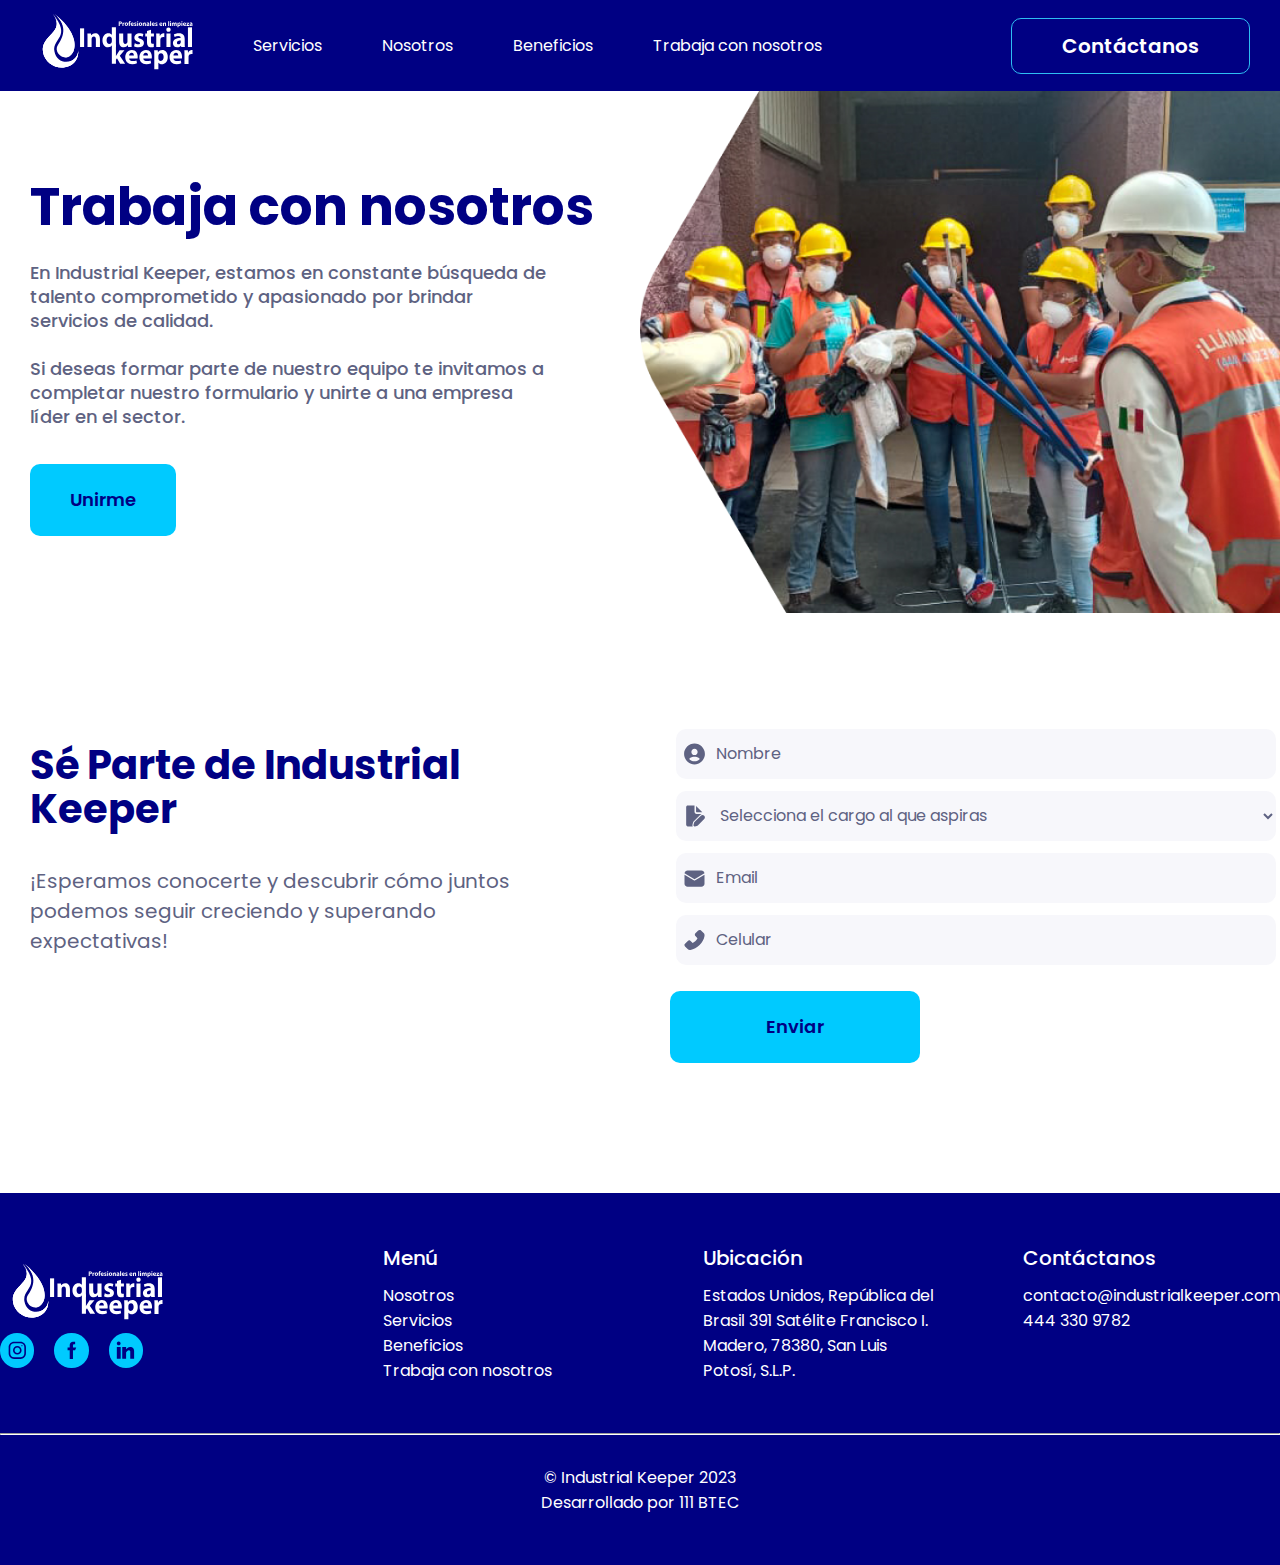
<file: views/trabaja_con_nosotros.html>
<!DOCTYPE html>
<html lang="en">

<head>
    <meta charset="UTF-8">
    <meta name="viewport" content="width=device-width, initial-scale=1.0">
    <title>Industrial Keeper</title>
    <!-- HOJAS DE ESTILOS -->
    <link rel="stylesheet" href="../css/styles.css">
    <link rel="stylesheet" href="../css/styles_trabaja_con_nosotros.css">
</head>

<body>
    <!-- HEADER NAVBAR-->
    <header class="Header">
        <div class="Header__container Container">
            <!--  LOGO EMPRESA -->
            <div class="Header__logo">
                <img src="../img/LOGO INDUSTRIAL KEEPER 2023-04 2.svg" alt="Imagen Logo de la empresa">
            </div>
            <!-- ITEMS DEL NAVBAR  -->
            <div class="Header__nav">
                <nav>
                    <ul class="Header__nav-list">
                        <li><a href="../index.html#We__Services" class="Header__nav-item">Servicios</a></li>
                        <li><a href="../index.html#We" class="Header__nav-item">Nosotros</a></li>
                        <li><a href="../index.html#" class="Header__nav-item">Beneficios</a></li>
                        <li><a href="../index.html#JoinTheTeam" class="Header__nav-item">Trabaja con nosotros</a></li>
                    </ul>
                </nav>
            </div>
            <!-- BOTON DEL NAVBAR  -->
            <div class="Header__contact">
                <a href="../index.html#Contact"><input type="submit" class="ContactMeButton" value="Contáctanos"></a>
            </div>
        </div>
    </header>
    <!-- HERO, PRIMERA SECCION AL ABRIR LA PAGINA WEB -->
    <div id="Hero" class="Hero">
        <!-- CONTENIDO DEL HERO -->
        <div class="Hero__Container Container">
            <div class="Hero__content">
                <!-- TITULO -->
                <h1 class="Hero__content-title-trabaja-con-nosotros">Trabaja con nosotros</h1>
                <!-- TEXTO INFORMATIVO -->
                <div class="Hero__content-caja-subtext">
                    <p class="Hero__subtext-trabaja-con-nosotros">
                        En Industrial Keeper, estamos en constante búsqueda de talento comprometido y apasionado por
                        brindar servicios de calidad.
                        <br />
                        <br />
                        Si deseas formar parte de nuestro equipo te invitamos a completar nuestro formulario y unirte a
                        una empresa líder en el sector.
                    </p>
                </div>
                <!-- BOTON DEL HERO PARA REDIRIGIR A CONTACTANOS-->
                <div>
                    <a href="#Footer"><input type="submit" class="AppButton" value="Unirme"></a>
                </div>
            </div>
            <!-- IMAGEN DEL HERO -->
            <div class="Hero__image">
                <img src="../img/trabaja_con_nosotros_hero.png" width="100%" height="100%"
                    alt="Imagen de limpieza de maquinaria">
            </div>
        </div>
    </div>
    <main>
        <!-- SECCION CONTACTANOS -->
        <div id="Contact" class="We Container-white Container">
            <div class="Contact">
                <!-- INFORMACION CONTACTANOS -->
                <div class="Contact__information-trabaja-con-nosotros">
                    <div class="Contact__information-caja">
                        <!-- TITULO -->
                        <h2 class="Title-text">Sé Parte de Industrial Keeper</h2>
                        <!-- TEXTO INFORMATIVO -->
                        <p class="Text">
                            ¡Esperamos conocerte y descubrir cómo juntos podemos seguir creciendo y superando expectativas!
                        </p>
                    </div>
                </div>
                <!-- FORMULARIO -->
                <div class="Contact__form-trabaja-con-nosotros">
                    <!-- CADA INPUT DEL FORMULARIO TIENE LOGO -->
                    <div class="Contact__input_div">
                        <input id="nombre" name="nombre" type="text" class="Contact__input" placeholder="Nombre">
                        <img class="input-icon" src="../img/icon_user.svg" alt="icono de user">
                    </div>
                    <div class="Contact__input_div">
                        <select name="contact_cargo" id="contact_cargo" class="Contact__input">
                            <option value="0" disabled selected>Selecciona el cargo al que aspiras</option>
                            <option value="tecnico">Técnico de limpieza</option>
                            <option value="administrativo">Administrativo</option>
                        </select>
                        <img class="input-icon" src="../img/icon_document.svg" alt="icono de documento">
                    </div>
                    <div class="Contact__input_div">
                        <input id="email" name="email" type="text" class="Contact__input" placeholder="Email">
                        <img class="input-icon" src="../img/icon_email.svg" alt="icono de email">
                    </div>
                    <!-- EL CAMPO EMAIL ES REQUERIDO Y ESTE ES EL DIV PARA MOSTRAR EL ERROR -->
                    <div id="validacionEmail" name="validacionEmail" class="Validacion__email"></div>
                    <div class="Contact__input_div">
                        <input id="celular" name="celular" type="text" class="Contact__input" placeholder="Celular">
                        <img class="input-icon" src="../img/icon_phone.svg" alt="icono de celular">
                    </div>
                    <div class="Contact__form-button">
                        <input id="botonFormTrabajaConNosotros" name="botonFormTrabajaConNosotros" type="submit" class="AppButton AppButton--large" value="Enviar">
                    </div>
                </div>
            </div>
        </div>
    </main>
    <!-- FOOTER -->
    <footer id="Footer">
        <div class="Container">
            <div class="Footer">
                <!-- LOGO FOOTER PRINCIPAL-->
                <div class="Footer__logo">
                    <div class="Footer__logo-img">
                        <img src="../img/LOGO INDUSTRIAL KEEPER 2023-04 2.svg" alt="">
                    </div>
                    <!-- LOGOS REDES SOCIALES FOOTER, CADA ICONO TIENE LINK E ICONO-->
                    <div class="Footer__logo-icons">
                        <div class="Footer__logo-icon">
                            <!-- LINK -->
                            <a class="Footer__logo-icon-a" href="#">
                                <!-- ICONO INSTAGRAM -->
                                <svg xmlns="http://www.w3.org/2000/svg" width="18" height="18" viewBox="0 0 18 18"
                                    fill="none">
                                    <path fill-rule="evenodd" clip-rule="evenodd"
                                        d="M6.05314 0.647461H12.5388C15.5233 0.647461 17.9435 3.06769 17.9435 6.05216V12.5378C17.9435 15.5223 15.5233 17.9425 12.5388 17.9425H6.05314C3.06866 17.9425 0.648438 15.5223 0.648438 12.5378V6.05216C0.648438 3.06769 3.06866 0.647461 6.05314 0.647461ZM12.5385 16.3213C14.6247 16.3213 16.3218 14.6242 16.3218 12.538V6.05233C16.3218 3.96612 14.6247 2.26904 12.5385 2.26904H6.05282C3.96661 2.26904 2.26953 3.96612 2.26953 6.05233V12.538C2.26953 14.6242 3.96661 16.3213 6.05282 16.3213H12.5385ZM4.97266 9.29495C4.97266 6.90716 6.90862 4.97119 9.29642 4.97119C11.6842 4.97119 13.6202 6.90716 13.6202 9.29495C13.6202 11.6827 11.6842 13.6187 9.29642 13.6187C6.90862 13.6187 4.97266 11.6827 4.97266 9.29495ZM6.59375 9.29512C6.59375 10.7847 7.80656 11.9975 9.2961 11.9975C10.7856 11.9975 11.9985 10.7847 11.9985 9.29512C11.9985 7.80451 10.7856 6.59277 9.2961 6.59277C7.80656 6.59277 6.59375 7.80451 6.59375 9.29512ZM14.5195 4.64694C14.5195 4.96514 14.2615 5.22308 13.9433 5.22308C13.6251 5.22308 13.3672 4.96514 13.3672 4.64694C13.3672 4.32875 13.6251 4.0708 13.9433 4.0708C14.2615 4.0708 14.5195 4.32875 14.5195 4.64694Z"
                                        fill="#000083" />
                                </svg>
                            </a>
                        </div>
                        <div class="Footer__logo-icon">
                            <!-- LINK -->
                            <a class="Footer__logo-icon-a" href="#">
                                <!-- ICONO FACEBOOK -->
                                <svg xmlns="http://www.w3.org/2000/svg" width="36" height="35" viewBox="0 0 36 35"
                                    fill="none">
                                    <path
                                        d="M18.9652 14.5926V12.4308C18.9652 11.8341 19.4495 11.3498 20.0462 11.3498H21.1271V8.64746H18.9652C17.1741 8.64746 15.7224 10.0992 15.7224 11.8903V14.5926H13.5605V17.295H15.7224V25.9425H18.9652V17.295H21.1271L22.2081 14.5926H18.9652Z"
                                        fill="#000083" />
                                </svg>
                            </a>
                        </div>
                        <div class="Footer__logo-icon">
                            <!-- LINK -->
                            <a class="Footer__logo-icon-a" href="#">
                                <!-- ICONO LINKEDIN -->
                                <svg xmlns="http://www.w3.org/2000/svg" width="19" height="18" viewBox="0 0 19 18"
                                    fill="none">
                                    <path fill-rule="evenodd" clip-rule="evenodd"
                                        d="M4.60946 2.45805C4.60946 3.50278 3.76254 4.3497 2.71782 4.3497C1.67309 4.3497 0.826172 3.50278 0.826172 2.45805C0.826172 1.41332 1.67309 0.566406 2.71782 0.566406C3.76254 0.566406 4.60946 1.41332 4.60946 2.45805ZM0.826172 5.97119H4.69378V17.8615H0.826172V5.97119ZM15.2282 6.11063C15.2145 6.10631 15.2011 6.10187 15.1876 6.09742C15.1607 6.08853 15.1338 6.07965 15.105 6.07172C15.0531 6.05983 15.0012 6.0501 14.9483 6.04145C14.7429 6.00038 14.518 5.97119 14.2543 5.97119C11.9994 5.97119 10.5694 7.61098 10.0981 8.24441V5.97119H6.23047V17.8615H10.0981V11.3759C10.0981 11.3759 13.0209 7.30507 14.2543 10.295V17.8615H18.1208V9.83771C18.1208 8.04119 16.8896 6.54409 15.2282 6.11063Z"
                                        fill="#000083" />
                                </svg>
                            </a>
                        </div>
                    </div>
                </div>
                <!-- MENU FOOTER -->
                <div class="Footer__info">
                    <div class="Footer__category Footer__info-menu">
                        <!-- TITULO MENU FOOTER -->
                        <div class="Footer__category-title">
                            <h4>Menú</h4>
                        </div>
                        <!-- ITEMS NARVBAR FOOTER -->
                        <nav class="Footer__nav">
                            <ul>
                                <li><a href="../index.html#We">Nosotros</a></li>
                                <li><a href="../index.html#We__Services">Servicios</a></li>
                                <li><a href="../index.html#">Beneficios</a></li>
                                <li><a href="#Contact">Trabaja con nosotros</a></li>
                            </ul>
                        </nav>
                    </div>
                    <!-- TEXTO INFORMATIVO FOOTER ACERCA DE LA UBICACION -->
                    <div class="Footer__category Footer__info-ubicacion">
                        <div class="Footer__category-title">
                            <h4>Ubicación</h4>
                        </div>
                        <p>Estados Unidos, República del Brasil 391 Satélite Francisco I. Madero, 78380, San Luis
                            Potosí,
                            S.L.P.​</p>
                    </div>
                    <!-- TEXTO INFORMATIVO FOOTER ACERCA DE LA INFORMACION DE CONTACTO -->
                    <div class="Footer__category Footer__info-contactanos">
                        <div class="Footer__category-title">
                            <h4>Contáctanos</h4>
                        </div>
                        <p>contacto@industrialkeeper.com​</p>
                        <p>444 330 9782​</p>
                    </div>
                </div>
            </div>
            <!-- LINEA DE SEPARACION -->
            <hr class="divider">
            <!-- COPYRIGHT -->
            <div class="Footer__hr">
                <p>© Industrial Keeper 2023</p>
                <p>Desarrollado por 111 BTEC</p>
            </div>
        </div>
    </footer>

    <script src="../js/trabaja_con_nosotros.js"></script>
</body>

</html>
</file>
<file: css/styles_trabaja_con_nosotros.css>
/* HERO */

/* COLOR DEL TITUTLO DEL HERO */
.Hero__content-title-trabaja-con-nosotros{
    color: #000083;
}
/* FONT TEXTO INFORMATIVO HERO */
.Hero__subtext-trabaja-con-nosotros{
    color: var(--2, #5E6282);
    font-family: Poppins;
    font-size: 18px;
    font-style: normal;
    font-weight: 500;
    line-height: 24px;
}

/* DIMENSION DEL TEXTO INFORMATIVO */
.Hero__content-caja-subtext {
    width: 90%;
    margin-bottom: 20px;
}

/* CONTACT CONTACTANOS */

/* TEXTO INFORMATIVO  */
.Contact__information-trabaja-con-nosotros{
    display: flex;
    flex-direction: column;
    width: 100%;
    padding: 30px;
}

.Contact__information-caja {
    display: flex;
    flex-direction: column;
    max-width: 85%;
    gap: 35px;
}
/* FORM TRABAJA CON NOSOTROS */
.Contact__form-trabaja-con-nosotros {
    width: 100%;
    padding: 10px;
}

select,input,::placeholder{
    font-family: 'Poppins', sans-serif;
    color: var(--2, #5E6282);
    font-size: 16px;
    font-style: normal;
    font-weight: 400;
    line-height: normal;
}
</file>
<file: css/styles.css>
@import url('https://fonts.googleapis.com/css2?family=Poppins:wght@400;500;600;700;800&display=swap');

/* RESET  */ 
body {
    margin: 0;
    background-color: white;
}

ul,h1,h2,h3,h4,h5,h6 {
    margin: 0;
    padding: 0;
    font-family: inherit;
}
/* ESTILOS DE LAS LISTAS Y EL ELEMENTO "a" */

ul {
    list-style: none;
}

li:hover {
    color: #00CAFF;
}

a {
    color: inherit;
    text-decoration: none;
}

/* FONT */

html {
    font-family: 'Poppins', sans-serif;
}

input, textarea,::placeholder {
    font-family: 'Poppins', sans-serif;
    color: var(--2, #5E6282);
    font-size: 16px;
    font-style: normal;
    font-weight: 400;
    line-height: normal;
}
input:focus {
    border-color: black;
}
/* TITULOS PAGE AND GENERAL */
h1 {
    font-size: 52px;
    font-weight: 700;
}

h2 {
    font-size: 40px;
    font-weight: 700;
}

h4 {
    font-size: 20px;
    font-weight: 500;
}

h6 {
    font-size: 16px;
    font-weight: 600;
}

p {
    margin: 0;
    font-size: 16px;
    font-weight: 400;
}

.text-lg {
    font-size: 22px;
    line-height: 35px;
}

/* VARIABLES PARA EL TAMAÑO DE LOS LOGOS */
:root {
    --main-padding: 30px;   
    --logo-size: 103px;
    --logo-middle-size: 51px;
}

/* CONTAINER PRINCIPAL */
.Container {
    max-width: 1440px;
    margin: auto;
}

/* CONTAINER PARA LAS SECCIONES CON FONDO BLANCO */
.Container-important {
    background-color: rgb(247, 247, 251);
}

/* HEADER, NAVBAR */

/* POSICION DEL HEADER Y COLOR */
.Header {
    position: sticky;
    top: 0;
    color: white;
    background-color: #000083;
    z-index: 99999;
}

/* CENTRADO DEL HEADER */
.Header__container {
    display: flex;
    align-items: center;
    gap: 40px;
    padding: 8px var(--main-padding);
}
/* POSICION DENTRO DEL NAVBAR */
.Header__nav {
    flex: 1;
}

/* ESTILOS Y DISEÑOS DE LOS ITEMS DEL NAVBAR */
.Header__nav-list {
    display: inline-flex;
    gap: 60px;
}

.Header__nav-item {
    display: block;
    color: white;
}

.Header__nav-item:hover {
    color: #00CAFF;
}

/* BOTON DEL  NAVBAR */
.ContactMeButton {
    border-radius: 10px;
    border: 1px solid #2EBDF2;
    font-size: 20px;
    line-height: 26px;
    color: white;
    background-color: transparent;
    text-align: center;
    padding: 14px 50px;
    font-weight: 600;
}

.ContactMeButton:hover {
    color: var(--blue-keep, #000083);
    font-size: 20px;
    font-weight: 600;
    line-height: 26px; /* 130% */
    border-radius: 10px;
    border: 1px solid #2EBDF2;
    background: var(--blue-2-keep, #00CAFF);
}

/* HERO */

/* POSICION */
.Hero {
    position: relative;
    color: white;
}

/* FONDO DEL HERO */
.Hero__content-overlay {
    position: relative;
    background: linear-gradient(252deg, rgba(43, 83, 229, 0.83) 0%, #000083 100%);
}

/* LAYOUT */

.Hero__Container {
    display: flex;
    justify-content: space-between;
    box-sizing: border-box;
}

/* PROPIEDADES DE LA IMAGEN DENTRO DEL HERO */
.Hero__image {
    position: relative;
    max-width: 50%;
}


.Hero__image img {
    object-fit: fill;   
}

/* CONTENIDO DENTRO DEL HERO */
.Hero__content {
    display: flex;
    flex-direction: column;
    justify-content: center;
    padding: 12px calc(var(--main-padding));
    width: min(50%, 600px);
}

/* ESPACIADO DEL TITULO DEL HERO */
.Hero__content-title {
    letter-spacing: 3px;
}

/* POSICION DEL HERO DENTRO DE LA PAGINA */
.Hero__overlay{
    position: absolute;
    top: 0;
    left: 0;
    width: 100%;
    height: 100%;
}

.Hero__overlay img {
    object-fit: cover;
}

/* ESPACIADO DEL CONTENIDO DEL HERO */
.Hero__content {
    gap: 15px;
}

/* ESTILO GENERAL PARA LOS BOTONES DE LA PAGINA  */
.AppButton {
    font-size: 18px;
    font-style: normal;
    font-weight: 600;
    line-height: 24px;
    /* 130% */
    padding: 24px 40px;
    color: #000083;
    background: var(--blue-2-keep, #00CAFF);
    border-radius: 10px;
    border: none;
    display: inline;
    font-family: inherit;
}

.AppButton:hover{
    border-radius: 10px;
    background: #7CE4FF;
}

/* CLASE PARA LOS BOTONES MAS LARGOS */
.AppButton--large {
    min-width: 250px;
}

/* MAIN - CONTENIDO */
main {
    position: relative;
}

/* SERVICES */

/* POSICION DE LOS SERVICIOS */

.Services {
    position: relative;
    display: flex;
    gap: 30px;
    justify-content: center;
    top: -80px;
    width: 100%;
    align-items: stretch;
}

/* CAJA DE CADA SERVICIO */
.Service {
    background-color: white;
    border-radius: 36px;
    box-shadow: 0px 1.8518518209457397px 3.1481480598449707px 0px rgba(0, 0, 0, 0.00), 0px 8.148148536682129px 6.518518447875977px 0px rgba(0, 0, 0, 0.01), 0px 20px 13px 0px rgba(0, 0, 0, 0.01), 0px 38.51852035522461px 25.481481552124023px 0px rgba(0, 0, 0, 0.01), 0px 64.81481170654297px 46.85185241699219px 0px rgba(0, 0, 0, 0.02), 0px 100px 80px 0px rgba(0, 0, 0, 0.02);
    max-width: 250px;
    display: flex;
    flex-direction: column;
    align-items: center;
    justify-content: center;
    text-align: center;
    padding: 40px 10px;
}

/* CENTRADO Y DIRECCION DEL TEXTO INFORMATIVO DEL SERVICIO */
.Service__info {
    display: flex;
    flex-direction: column;
    align-items: center;
    justify-content: center;
}

/* COLOR DEL TITULO Y TEXTO INFORMATIVO DEL SERVICIO */
.Service__info-title {
    color: var(--text-heading-color, #1E1D4C);
}

.Service__info-description {
    color: var(--textclr, #5E6282);
    max-width: 80%;
}

/* ACERCA DE NOSOTROS */

.We {
    display: flex;
    justify-content: center;
    gap: 50px;
    padding: 100px 0;
}

/* DISEÑO DE LA IMAGEN */
.We__img img {
    border-radius: 40px;
}

/* CENTRADO DEL TEXTO INFORMATIVO */
.We__info {
    display: flex;
    flex-direction: column;
    justify-content: center;
    gap: 50px;
    padding: 0 50px;
    max-width: 600px;
}

.JoinTheTeam__button {
    margin-top: 50px;
}

/* CLASE PARA TODO EL TEXTO QUE DEBA ESTAR CENTRADO */
.Title-center {
    display: flex;
    flex-direction: column;
    align-items: center;
    text-align: center;
}

/* COLOR Y ESTILO DE TITULOS, SUBTITULOS Y TEXTOS */
.Title-text {
    font-size: 40px;
    font-style: normal;
    font-weight: 700;
    line-height: 110%;
    color: var(--blue-keep, #000083);
}

.Title-subtext {
    margin-bottom: 20px;
    color: var(--1, #1E1D4C);
    font-size: 20px;
    font-style: normal;   
    font-weight: 400;
    line-height: 110%; /* 22px */
    letter-spacing: 2.5px;
}

.Text {
    font-size: 20px;
    color: var(--2, #5E6282);
}

/* NUESTROS SERVICIOS */
/* TITULO DE LA SECCION */
.We__Services-title-subtext {
    color: var(--1, #1E1D4C);
    text-align: center;
    font-size: 30px;
    font-style: normal;
    font-weight: 500;
    line-height: 110%; /* 33px */
}

.We__Services {
    padding: 80px 0;
}

.We__Services-common {
    margin-bottom: 70px;
}

/* PROPIEDADES DE LA IMAGEN */
.We__Services-box-img {
    width: 100%;
    height: 100%;
}

/* CAJA DONDE VAN LAS IMAGENES */
.We__Services-box-imgs {
    margin-top: 70px;
    display: flex;
    justify-content: center;
}


.We__Services-box-info {
    width: 80%;
}
/* CAJA DE CADA SERVICIO */
.We__Services-box {
    box-sizing: content-box;
    display: flex;
    flex-direction: column;
    gap: 5px;
    align-items: center;
    margin: 2%;
}
/* FONT DEL TEXTO INFORMATIVO */
.We__Services-text-info {
    color: var(--2, #5E6282);
    text-align: center;
    font-size: 20px;
    font-style: normal;
    font-weight: 500;
    line-height: normal;
}



/* SECCION TAMBIEN TE PUEDE INTERESAR */
/* CAJA DE IMAGENES, ALINEACION Y LAYOUT */
.We__Services-box-imgs-interest {
    display: flex;
    align-items: stretch;
    flex-wrap: wrap;   
    justify-content: center;  
    margin: 40px 0;
    gap: 40px 10px;
}

/* CAJA PARA CADA IMAGEN */
.We__Services-box-interest {
    display: flex;
    flex-direction: column;
    width: 200px;
    gap: 2px;
    flex-basis: 20%;
    align-items: center;
}


/* CHOOSE YOUR TYPE, ESCOGE A TU MANERA */

/* LAYOUT */
.Choose__your-shape {
    display: flex;
    flex-direction: row;
    padding: 160px 50px;
    justify-content: space-between;
    align-items: center;
}

/* DISEÑO QUE ENCIERRA A LA INFORMACION DE LA SECCION */
.Choose__your-shape-information {
display: flex;
align-items: center;
}
/* CAJA DEL DISEÑO  */
.Choose__your-shape-vector {
position: absolute;
max-width: 50%;
}
.Choose__your-shape-vector-max-content {
    max-width: 100%;
}
.Choose__your-shape-information-text {
position: relative;
padding: 0px 70px;
}
/* CIRCULO DE FONDO PARA CADA LOGO */
.Choose__your-shape-logo {
    color: white;
    width: calc(var(--logo-size)/1.5);
    height: calc(var(--logo-size)/1.5);
    background-color: #00CAFF;
    border-radius: 50%;
    display: flex;
    align-items: center;
    justify-content: center;
    top: calc(-1 * var(--logo-middle-size));
    margin-bottom: 70px;
}

.Choose__your-shape-text {
    max-width: 50%;
}

/* LAYOUT DE LOS SERVICIOS DISPONIBLES */
.Choose__your-shape-type {
    display: flex;
    flex-direction: row;
    justify-content: center;
    gap: 20px;
    justify-items: center;
}

/* CAJA PARA CADA SERVICIO DISPONIBLE */
.Choose__your-shape-service {
    max-width: 700px;
    flex-basis: fit-content;
    padding: 40px 40px;
    border-radius: 36px;
    background: var(--white, #FFF);
    box-shadow: 0px 1.8518518209457397px 3.1481480598449707px 0px rgba(0, 0, 0, 0.00), 0px 8.148148536682129px 6.518518447875977px 0px rgba(0, 0, 0, 0.01), 0px 20px 13px 0px rgba(0, 0, 0, 0.01), 0px 38.51852035522461px 25.481481552124023px 0px rgba(0, 0, 0, 0.01), 0px 64.81481170654297px 46.85185241699219px 0px rgba(0, 0, 0, 0.02), 0px 100px 80px 0px rgba(0, 0, 0, 0.02);
}

/* TITULO DEL SERVICIO */
.Choose__your-shape-title-service {
    color: var(--text-heading-color, #1E1D4C);
    margin-bottom: 10px;
}

/* TEXTO INFORMATIVO DEL SERVICIO */
.Choose__your-shape-text-service {
    color: var(--textclr, #5E6282);
    font-size: 16px;
    font-style: normal;
    font-weight: 400;
    line-height: 26px; /* 162.5% */
}

/* INFORMACION CONTAMOS CON REPSE */
/* LAYOUT Y ALINEACION DE ITEMS */
.Text__Information {
    display: flex;
    flex-direction: column;
    align-items: center;
    position: relative;
    gap: 60px;
}
/* CONTENEDOR QUE CONTIENE LA SECCION COMPLETA */
.Container__information {
    display: inline-flex;
    width: 100%;
    position: relative;   
}

/* CONTENEDOR QUE CONTIENE LA INFORMACION DE LA SECCION */
.Container__text-information {
    display: flex;
    align-items: center;
}
/* CAJA CONTENEDORA DEL DISEÑO A LA DERECHA */
.Text__Information-vector-right {
    display: flex;
    flex-direction: column-reverse;
    position: absolute;
    bottom: 0%;
    right: 0%;
}


/* TITULO */
.Text__Information-title {
    text-align: center;
    font-size: 90px;
    font-style: normal;
    font-weight: 700;
    line-height: 110%; /* 99px */
    background: linear-gradient(48deg, #000083 0%, #2EBDF2 100%);
    background-clip: text;
    -webkit-background-clip: text;
    -webkit-text-fill-color: transparent;
}

/* ALINEACION DEL TEXTO  */
.Text__Information-text {
    width: 85%;
    text-align: center;
}

/* LAYOUT LOGOS */
.Text__Information-imgs {
    display: flex;
    flex-direction: row;
    justify-content: center;
    margin-top: 3%;
}


/* TESTIMONYS */

/* LAYOUT */
.Testimony {
    background-color: #F7F7FB;
    border-radius: 30px;
    padding: 70px 50px;
}

.Testimony__title-width {
    max-width: 700px;
}

/* LAYOUT CAJA DE TESTIMONIOS */
.Testimony__boxes {
    display: flex;
    align-items: stretch;
    justify-content: center;
    gap: 47px;
    flex-basis: auto;
    margin-top: 50px;
}

/* CIRCULO DE FONDO PARA EL LOGO DE TESTIMONIO */
.TestimonyBox-logo {
    color: white;
    width: var(--logo-size);
    height: var(--logo-size);
    background-color: #000083;
    border-radius: 50%;
    display: flex;
    align-items: center;
    justify-content: center;
    position: absolute;
    top: calc(-1 * var(--logo-middle-size))
}

/* LAYOUT PARA CADA CAJA DE TESTIMONIO */
.TestimonyBox {
    margin-top: var(--logo-middle-size);
    position: relative;
    max-width: 350px;
    display: inline-flex;
    justify-content: space-between;
    flex-direction: column;
    align-items: center;
    gap: 20px;
    border-radius: 10px;
    background: linear-gradient(0deg, var(--white, #FFF) 0%, var(--white, #FFF) 100%), #393E35;
    padding: calc(var(--logo-middle-size) + 20px) 20px 20px 20px;

    /* sombra1 */
    box-shadow: 0px 1.8518518209457397px 3.1481480598449707px 0px rgba(0, 0, 0, 0.00), 0px 8.148148536682129px 6.518518447875977px 0px rgba(0, 0, 0, 0.01), 0px 20px 13px 0px rgba(0, 0, 0, 0.01), 0px 38.51852035522461px 25.481481552124023px 0px rgba(0, 0, 0, 0.01), 0px 64.81481170654297px 46.85185241699219px 0px rgba(0, 0, 0, 0.02), 0px 100px 80px 0px rgba(0, 0, 0, 0.02);
}

/* FOOTER DE LA CAJA DE TESTIMONIO */
.TestimonyBox__footer-text {
    color: var(--1, #1E1D4C);
    font-weight: 600;
}

/* COLOR TEXTO INFORMATIVO DEL TESTIMONIO */
.TestimonyBox-text {
    text-align: center;
    color: #5E6282;
}

/* BRANDS, MARCAS */
/* LAYOUT */
.Brands {
    display: flex;
    flex-direction: column;
    gap: 100px;
    padding-top: 7% ;
}

/* CAJA  PARA CADA BLOQUE DE MARCAS EN FILA*/
.Brands__box {
    display: flex;
    margin-bottom: 5%;
    justify-content: space-between;
    align-items: flex-start;
    align-content: flex-start;
    gap: 100px;
    
}

/* CONTACT, CONTACTANOS */ 
.Contact {
    display: flex;
    flex-direction: row;
}

/* LAYOUT  MENSAJE DE CONTACTANOS*/
.Contact__information {
    display: flex;
    flex-direction: column;
    gap: 40px;
    max-width: 50%;
    padding: 30px;
}

/* TITULO DE CONTACTANOS */
.Contact__information-Title-text{
    color: var(--blue-keep, #000083);
    font-size: 50px;
    font-style: normal;
    font-weight: 700;
    line-height: 101.523%; /* 60.914px */
}

/* El texto informativo no ocupe todo la caja */
.Contact__information-text {
    width: 70%;
}


/* FORMULARIO CONTACTANOS */
.Contact__form {
    width: 100%;
    padding: 10px;
}

.Contact__form-button{
    margin: 20px 0px;
}

/* ESTILO PARA CADA INPUT DEL FORMULARIO */
.Contact__input {
    width: 100%;
    height: 50px;
    flex-shrink: 0;
    border-radius: 10px;
    border: none;
    box-sizing: border-box;
    background: #F7F7FB;
    padding-left: 40px;
    margin: 1%;
}

/* ESTILO PARA EL ICONO DE CADA INPUT */
.input-icon {
    color: #191919;
    position: absolute;
    width: 25px;
    height: 25px;
    left: 12px;
    top: 50%;
    transform: translateY(-50%);
}

/* CAJA DONDE SE PONDRA CADA INPUT */
.Contact__input_div {
    position: relative;
    width: 100%;
}

/* LAYOUT DEL TEXT AREA */
.Contact__text-area {
    width: 100%;
    height: 100%;
    flex-shrink: 0;
    border-radius: 10px;
    border: none;
    box-sizing: border-box;
    background: #F7F7FB;
    padding-left: 40px;
    margin: 1%;
    resize: none;
}

/* POSICION DEL ICONO DENTRO DEL DIV DE TEXT AREA */
.input-icon-text-area {
    color: #191919;
    position: absolute;
    width: 25px;
    height: 25px;
    left: 12px;
    top: 15%;
    transform: translateY(-10%);
}



/* CAJA DONDE SE PONDRA CADA TEXT AREA */
.Contact__text-area-div {
    position: relative;
    width: 100%;
    height: 100px;
}

/* BACKGROUND DE LA VALIDACION DEL EMAIL */
.Validacion__email {
    color: #DD0748;
    font-family: Poppins;
    font-size: 15px;
    font-style: normal;
    font-weight: 400;
    line-height: 157.4%; /* 23.61px */
}

/* FOOTER */
/* COLOR Y PADDING */
footer {
    background-color: #000083;
    padding: 50px 0;
}

/* LAYOUT */
.Footer {
    display: flex;
    align-items: center;
    color: white;
    gap: 200px;
    margin-bottom: 50px;
}

/* LOGO */
.Footer__logo-img {
    max-width: 200px;
}

/* SECCION ICONOS DE REDES SOCIALES */
.Footer__logo-icons {
    display: flex;
    flex-direction: row;
    gap:20px;
}

/* CIRCULO PARA EL FONDO DEL ICONO */
.Footer__logo-icon {
    color: white;
    width: calc(var(--logo-size)/3);
    height: calc(var(--logo-size)/3);
    background-color: #00CAFF;
    border-radius: 50%;
    display: flex;
    align-items: center;
    justify-content: center;
    top: calc(-1 * var(--logo-middle-size));
}

/* CENTRAR LOS ELEMENTOS QUE ESTEN DENTRO DE UN "a" PARA CONVERTIRLO A LINK */
.Footer__logo-icon-a {
    display: flex;
    align-items: center;
    justify-content: center;
}

/* TEXTO INFORMATIVO DEL FOOTER */
.Footer__info {
    display: inline-flex;
    gap: 80px;
}

/* TITULO DE CADA CATEGORIA DEL FOOTER */
.Footer__category-title {
    margin-bottom: 10px;
}
/* CUANTO VA A OCUPAR CADA CATEGORIA DEL FOOTER */
.Footer__category {
    flex-basis: 33.333%;
}

/* LINEA DE SEPARACION DEL FOOTER */
.divider {  
    margin: 0;
    border-bottom: 1px solid white;
    margin-bottom: 30px;
}

/* PARTE FINAL DEL FOOTER COPYRIGHT */
.Footer__hr {
    display: flex;
    flex-direction: column;
    align-items: center;
    color: white;
}

/* MODAL ENVIO FORMULARIO */
/* MASCARA - OCULTO */
.Modal__envio-formulario {
    position: absolute;
    font-family: Arial, sans-serif;
    top: 90%;
    right: 0;
    bottom: 0;
    left: 0;
    background: rgba(15, 30, 68, 0.6);
    z-index: 99999;
    opacity:0;
    pointer-events: none;
}



/* MOSTRAR FORMULARIO */
.Modal__envio-formulario:target {
    opacity: 1;
    pointer-events: auto;
}

/* CIRCULO PARA EL ICONO DEL MODAL */

.Modal__icono {
    width: calc(var(--logo-size)/1.5);
    height: calc(var(--logo-size)/1.5);
    background-color: #b6fffd;
    border-radius: 50%;
    display: flex;
    align-items: center;
    justify-content: center;
    top: calc(-1 * var(--logo-middle-size));
}
/* CAJA DEL MODAL */
.Modal__envio-formulario-show{
    display: flex;
    max-width: 30%;
    padding: 62px 17px 43px 26px;
    flex-direction: column;
    justify-content: center;
    align-items: center;
    gap: 20px;
    flex-shrink: 0;
    border-radius: 20px;
    border: 1px solid var(--gray-gray-2, #D9D9D9);
    background: var(--white, #FFF);
    box-shadow: 0px 4px 16px 0px rgba(0, 0, 0, 0.15), 0px 2px 4px 0px rgba(0, 0, 0, 0.12);
}

.movedown {
    margin: 0 auto;
}

.Modal__envio-formulario:target .movedown{       
    margin:10% auto;
}

.Modal__title {
    text-align: center;
}

.Modal__title-text{
    color: var(--blue-keep, #000083);
    font-size: 24px;
    font-style: normal;
    font-weight: 600;
    line-height: 32px;
}

.Modal__icono-cerrar {
    display: flex;
    align-items: center;
}
/*Boton de cerrar*/
.close {
    color: #FFFFFF;
    line-height: 25px;
    position: relative;
    right: 1px;
    text-align: center;
    top: 1px;
    width: 24px;
    text-decoration: none;
    font-weight: bold;
    border-radius:3px;

}

.close:hover {
    background: #FAAC58;
    color:#222;
}
</file>
